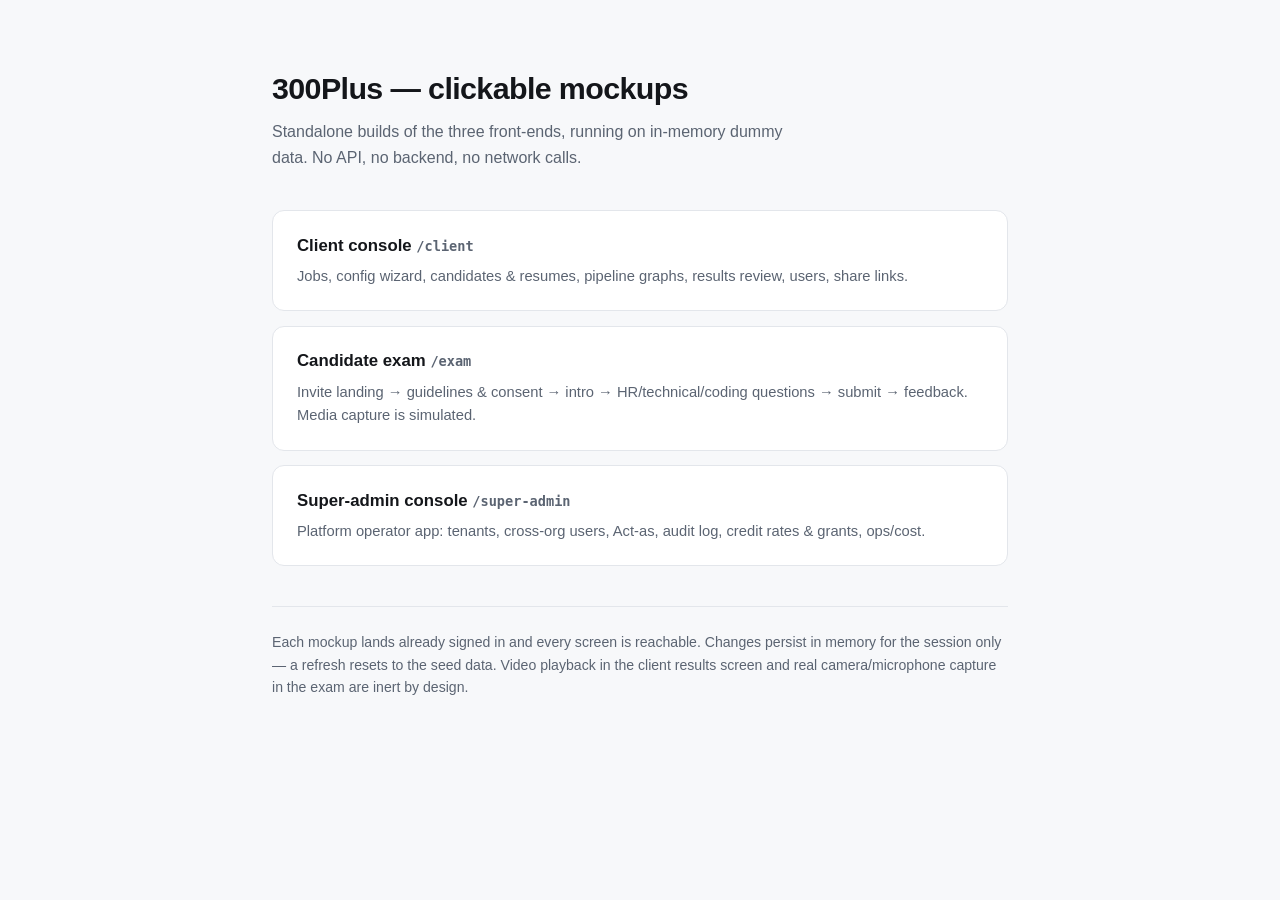
<file: index.html>
<!doctype html>
<html lang="en">
  <head>
    <meta charset="UTF-8" />
    <meta name="viewport" content="width=device-width, initial-scale=1.0" />
    <meta name="robots" content="noindex, nofollow" />
    <title>300Plus — Clickable Mockups</title>
    <style>
      :root {
        --bg: #f7f8fa;
        --card: #ffffff;
        --fg: #14161a;
        --muted: #5b6472;
        --line: #e3e6eb;
        --accent: #2f5bea;
      }
      @media (prefers-color-scheme: dark) {
        :root {
          --bg: #0e1014;
          --card: #171a20;
          --fg: #f0f2f5;
          --muted: #98a2b3;
          --line: #262b34;
          --accent: #7b9bff;
        }
      }
      * { box-sizing: border-box; }
      body {
        margin: 0;
        padding: 4rem 1.5rem 6rem;
        background: var(--bg);
        color: var(--fg);
        font: 16px/1.6 -apple-system, BlinkMacSystemFont, "Segoe UI", Roboto, sans-serif;
        -webkit-font-smoothing: antialiased;
      }
      main { max-width: 46rem; margin: 0 auto; }
      h1 { font-size: 1.9rem; letter-spacing: -0.02em; margin: 0 0 0.4rem; }
      .lede { color: var(--muted); margin: 0 0 2.5rem; max-width: 34rem; }
      a.card {
        display: block;
        padding: 1.35rem 1.5rem;
        margin-bottom: 0.9rem;
        background: var(--card);
        border: 1px solid var(--line);
        border-radius: 12px;
        text-decoration: none;
        color: inherit;
        transition: border-color 0.15s, transform 0.15s;
      }
      a.card:hover { border-color: var(--accent); transform: translateY(-1px); }
      .name { font-weight: 600; font-size: 1.05rem; }
      .path { color: var(--muted); font-family: ui-monospace, SFMono-Regular, Menlo, monospace; font-size: 0.85rem; }
      .desc { color: var(--muted); font-size: 0.92rem; margin-top: 0.35rem; }
      .note {
        margin-top: 2.5rem;
        padding-top: 1.5rem;
        border-top: 1px solid var(--line);
        color: var(--muted);
        font-size: 0.88rem;
      }
    </style>
  </head>
  <body>
    <main>
      <h1>300Plus — clickable mockups</h1>
      <p class="lede">
        Standalone builds of the three front-ends, running on in-memory dummy data.
        No API, no backend, no network calls.
      </p>

      <a class="card" href="./client/">
        <div class="name">Client console <span class="path">/client</span></div>
        <div class="desc">Jobs, config wizard, candidates &amp; resumes, pipeline graphs, results review, users, share links.</div>
      </a>

      <a class="card" href="./exam/">
        <div class="name">Candidate exam <span class="path">/exam</span></div>
        <div class="desc">Invite landing → guidelines &amp; consent → intro → HR/technical/coding questions → submit → feedback. Media capture is simulated.</div>
      </a>

      <a class="card" href="./super-admin/">
        <div class="name">Super-admin console <span class="path">/super-admin</span></div>
        <div class="desc">Platform operator app: tenants, cross-org users, Act-as, audit log, credit rates &amp; grants, ops/cost.</div>
      </a>

      <p class="note">
        Each mockup lands already signed in and every screen is reachable. Changes persist in
        memory for the session only — a refresh resets to the seed data. Video playback in the
        client results screen and real camera/microphone capture in the exam are inert by design.
      </p>
    </main>
  </body>
</html>
</file>
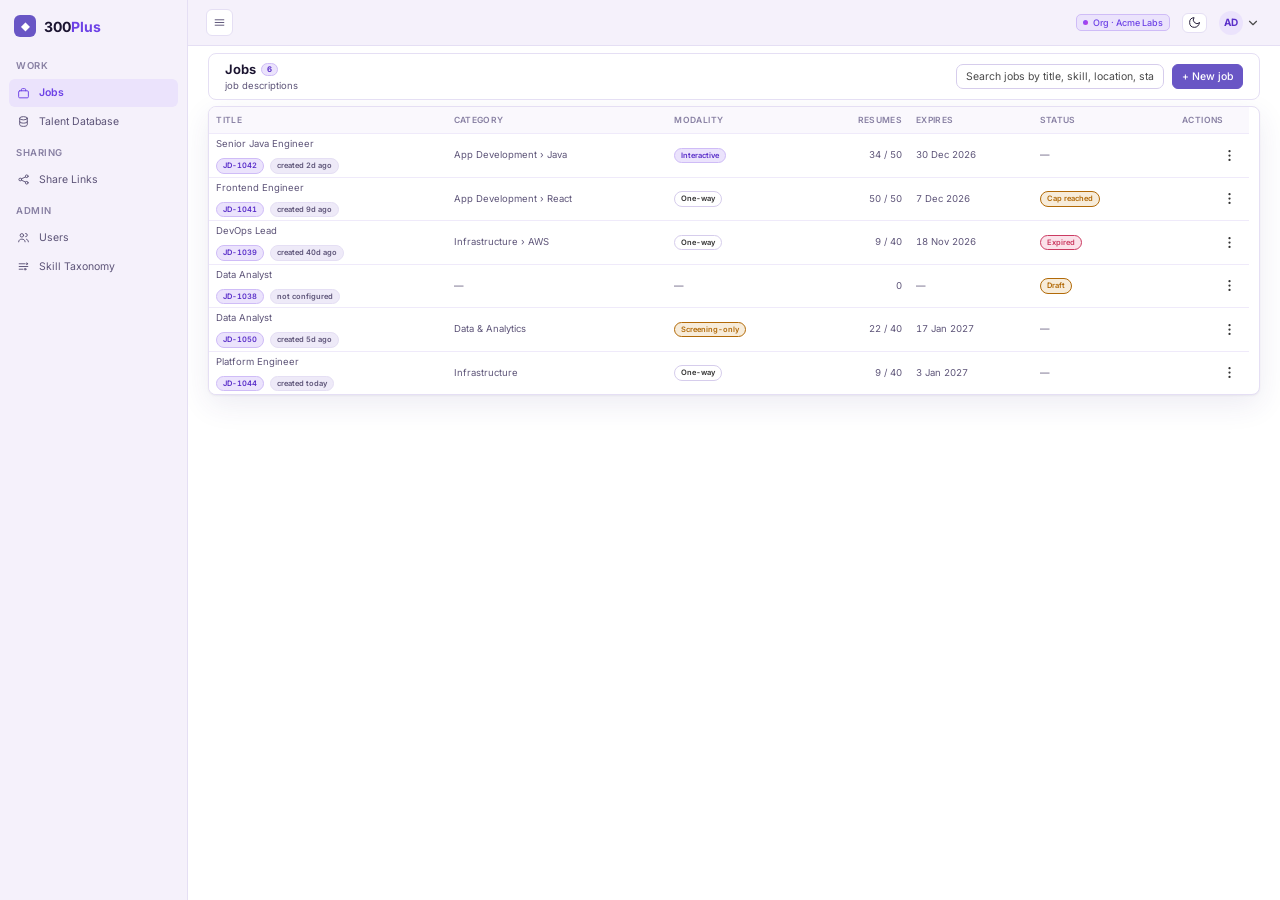
<file: client/index.html>
<!doctype html>
<html lang="en" data-mode="light">
  <head>
    <meta charset="UTF-8" />
    <meta name="viewport" content="width=device-width, initial-scale=1.0" />
    <meta name="robots" content="noindex, nofollow" />
    <title>300Plus — Console</title>
    <script type="module" crossorigin src="./assets/index-CawA0zQb.js"></script>
    <link rel="modulepreload" crossorigin href="./assets/rolldown-runtime-QTnfLwEv.js">
    <link rel="stylesheet" crossorigin href="./assets/index-BrZc7yfQ.css">
  </head>
  <body>
    <div id="root"></div>
  </body>
</html>
</file>
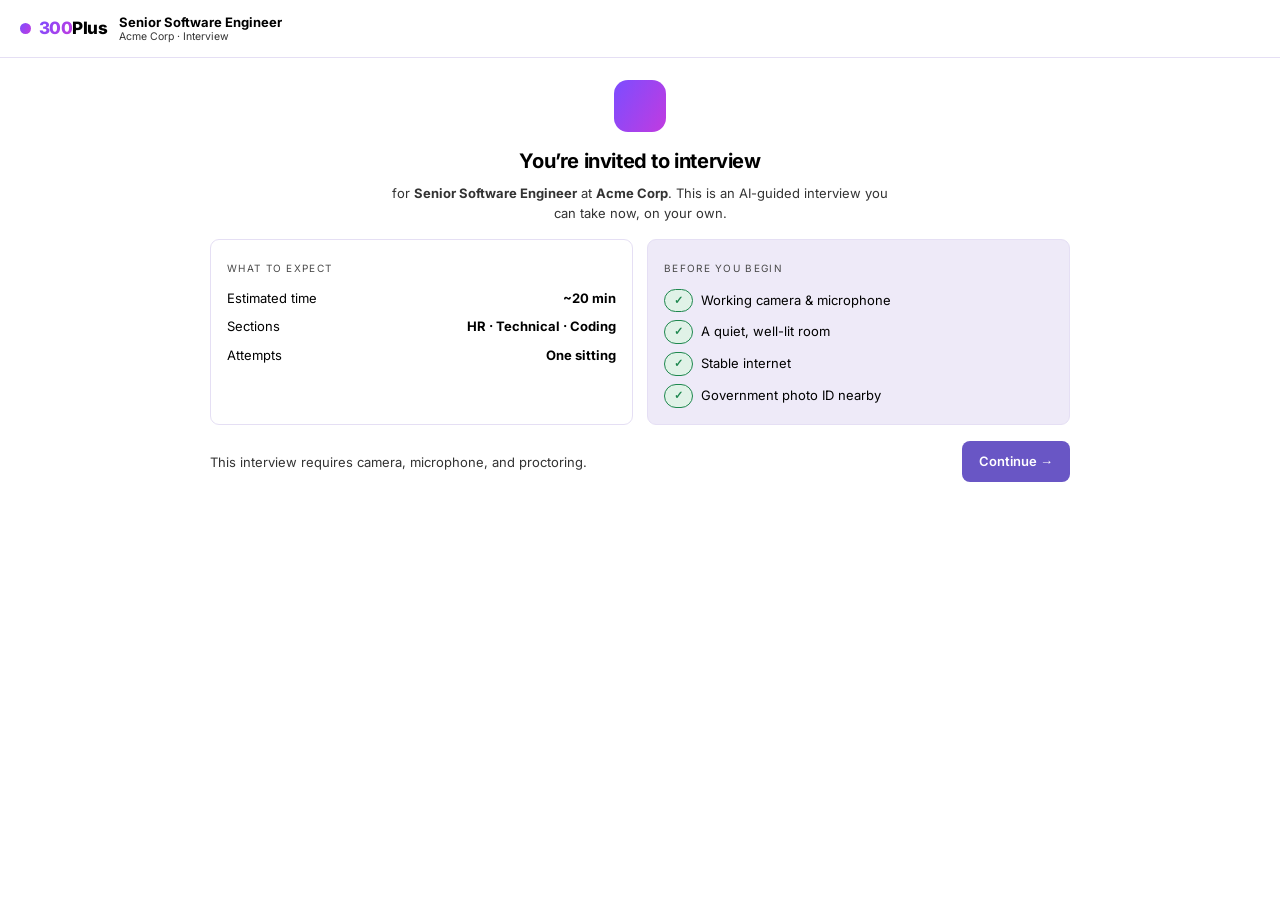
<file: exam/index.html>
<!doctype html>
<html lang="en" data-mode="light">
  <head>
    <meta charset="UTF-8" />
    <meta name="viewport" content="width=device-width, initial-scale=1.0" />
    <meta name="robots" content="noindex, nofollow" />
    <title>300Plus — Interview</title>
    <script type="module" crossorigin src="./assets/index-DGrLV6jV.js"></script>
    <link rel="stylesheet" crossorigin href="./assets/index-rWON7pCb.css">
  </head>
  <body>
    <div id="root"></div>
  </body>
</html>
</file>
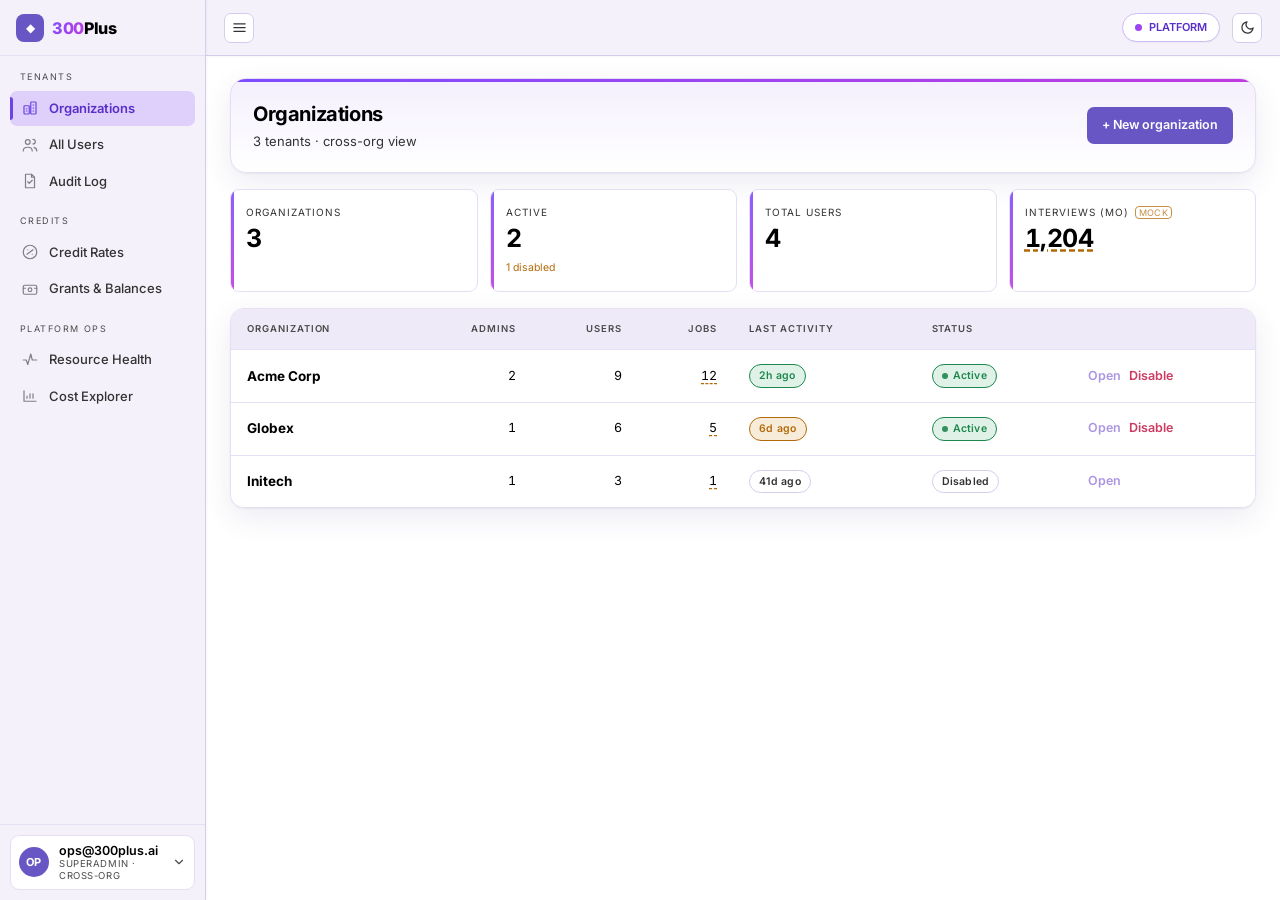
<file: super-admin/index.html>
<!doctype html>
<html lang="en" data-mode="light">
  <head>
    <meta charset="UTF-8" />
    <meta name="viewport" content="width=device-width, initial-scale=1.0" />
    <meta name="robots" content="noindex, nofollow" />
    <title>300Plus — Platform Console</title>
    <script type="module" crossorigin src="./assets/index-CSXnJq0S.js"></script>
    <link rel="stylesheet" crossorigin href="./assets/index-VQSqzbq5.css">
  </head>
  <body>
    <div id="root"></div>
  </body>
</html>
</file>
<file: exam/assets/index-rWON7pCb.css>
.monaco-editor{--monaco-monospace-font:"SF Mono", Monaco, Menlo, Consolas, "Ubuntu Mono", "Liberation Mono", "DejaVu Sans Mono", "Courier New", monospace;font-family:-apple-system,BlinkMacSystemFont,Segoe WPC,Segoe UI,HelveticaNeue-Light,system-ui,Ubuntu,Droid Sans,sans-serif}.monaco-menu .monaco-action-bar.vertical .action-item .action-menu-item:focus .action-label,.monaco-editor.vs-dark .monaco-menu .monaco-action-bar.vertical .action-menu-item:focus .action-label,.monaco-editor.hc-black .monaco-menu .monaco-action-bar.vertical .action-menu-item:focus .action-label,.monaco-editor.hc-light .monaco-menu .monaco-action-bar.vertical .action-menu-item:focus .action-label{stroke-width:1.2px}.monaco-hover p{margin:0}.monaco-aria-container{clip:rect(1px, 1px, 1px, 1px);clip-path:inset(50%);width:1px;height:1px;margin:-1px;padding:0;top:0;overflow:hidden;position:absolute!important}.monaco-editor .synthetic-focus,.monaco-diff-editor .synthetic-focus,.monaco-editor [tabindex="0"]:focus,.monaco-diff-editor [tabindex="0"]:focus,.monaco-editor [tabindex="-1"]:focus,.monaco-diff-editor [tabindex="-1"]:focus,.monaco-editor button:focus,.monaco-diff-editor button:focus,.monaco-editor input[type=button]:focus,.monaco-diff-editor input[type=button]:focus,.monaco-editor input[type=checkbox]:focus,.monaco-diff-editor input[type=checkbox]:focus,.monaco-editor input[type=search]:focus,.monaco-diff-editor input[type=search]:focus,.monaco-editor input[type=text]:focus,.monaco-diff-editor input[type=text]:focus,.monaco-editor select:focus,.monaco-diff-editor select:focus,.monaco-editor textarea:focus,.monaco-diff-editor textarea:focus{outline-offset:-1px;outline-width:1px;outline-style:solid;outline-color:var(--vscode-focusBorder);opacity:1}.monaco-aria-container{position:absolute;left:-999em}::-ms-clear{display:none}.monaco-editor .editor-widget input{color:inherit}.monaco-editor{-webkit-text-size-adjust:100%;text-spacing-trim:space-all;color:var(--vscode-editor-foreground);background-color:var(--vscode-editor-background);overflow-wrap:initial;position:relative;overflow:visible}.monaco-editor-background{background-color:var(--vscode-editor-background)}.monaco-editor .rangeHighlight{background-color:var(--vscode-editor-rangeHighlightBackground);box-sizing:border-box;border:1px solid var(--vscode-editor-rangeHighlightBorder)}.monaco-editor.hc-black .rangeHighlight,.monaco-editor.hc-light .rangeHighlight{border-style:dotted}.monaco-editor .symbolHighlight{background-color:var(--vscode-editor-symbolHighlightBackground);box-sizing:border-box;border:1px solid var(--vscode-editor-symbolHighlightBorder)}.monaco-editor.hc-black .symbolHighlight,.monaco-editor.hc-light .symbolHighlight{border-style:dotted}.monaco-editor .editorCanvas{z-index:0;pointer-events:none;width:100%;height:100%;position:absolute}.monaco-editor .overflow-guard{position:relative;overflow:hidden}.monaco-editor .view-overlays{position:absolute;top:0}.monaco-editor .view-overlays>div,.monaco-editor .margin-view-overlays>div{width:100%;position:absolute}.monaco-editor .squiggly-error{border-bottom:4px double var(--vscode-editorError-border)}.monaco-editor .squiggly-error:before{content:"";background:var(--vscode-editorError-background);width:100%;height:100%;display:block}.monaco-editor .squiggly-warning{border-bottom:4px double var(--vscode-editorWarning-border)}.monaco-editor .squiggly-warning:before{content:"";background:var(--vscode-editorWarning-background);width:100%;height:100%;display:block}.monaco-editor .squiggly-info{border-bottom:4px double var(--vscode-editorInfo-border)}.monaco-editor .squiggly-info:before{content:"";background:var(--vscode-editorInfo-background);width:100%;height:100%;display:block}.monaco-editor .squiggly-hint{border-bottom:2px dotted var(--vscode-editorHint-border)}.monaco-editor.showUnused .squiggly-unnecessary{border-bottom:2px dashed var(--vscode-editorUnnecessaryCode-border)}.monaco-editor.showDeprecated .squiggly-inline-deprecated{text-decoration:line-through;-webkit-text-decoration-color:var(--vscode-editor-foreground,inherit);text-decoration-color:var(--vscode-editor-foreground,inherit)}.monaco-scrollable-element>.scrollbar>.scra{cursor:pointer;font-size:11px!important}.monaco-scrollable-element>.visible{opacity:1;z-index:11;background:0 0;transition:opacity .1s linear}.monaco-scrollable-element>.invisible{opacity:0;pointer-events:none}.monaco-scrollable-element>.invisible.fade{transition:opacity .8s linear}.disable-animations .monaco-scrollable-element>.visible,.disable-animations .monaco-scrollable-element>.invisible.fade{transition:none}.monaco-scrollable-element>.shadow{display:none;position:absolute}.monaco-scrollable-element>.shadow.top{width:100%;height:3px;box-shadow:var(--vscode-scrollbar-shadow) 0 6px 6px -6px inset;display:block;top:0;left:3px}.monaco-scrollable-element>.shadow.left{width:3px;height:100%;box-shadow:var(--vscode-scrollbar-shadow) 6px 0 6px -6px inset;display:block;top:3px;left:0}.monaco-scrollable-element>.shadow.top-left-corner{width:3px;height:3px;display:block;top:0;left:0}.monaco-scrollable-element>.shadow.top.left{box-shadow:var(--vscode-scrollbar-shadow) 6px 0 6px -6px inset}.monaco-scrollable-element>.scrollbar{background:var(--vscode-scrollbar-background)}.monaco-scrollable-element>.scrollbar>.slider{background:var(--vscode-scrollbarSlider-background)}.monaco-scrollable-element>.scrollbar>.slider:hover{background:var(--vscode-scrollbarSlider-hoverBackground)}.monaco-scrollable-element>.scrollbar>.slider.active{background:var(--vscode-scrollbarSlider-activeBackground)}.monaco-editor .blockDecorations-container{pointer-events:none;position:absolute;top:0}.monaco-editor .blockDecorations-block{box-sizing:border-box;position:absolute}.monaco-editor .view-overlays .current-line,.monaco-editor .margin-view-overlays .current-line{box-sizing:border-box;height:100%;display:block;position:absolute;top:0;left:0}.monaco-editor .margin-view-overlays .current-line.current-line-margin.current-line-margin-both{border-right:0}.monaco-editor .lines-content .cdr{height:100%;position:absolute}.monaco-editor .glyph-margin{position:absolute;top:0}.monaco-editor .glyph-margin-widgets .cgmr{justify-content:center;align-items:center;display:flex;position:absolute}.monaco-editor .glyph-margin-widgets .cgmr.codicon-modifier-spin:before{position:absolute;top:50%;left:50%;transform:translate(-50%,-50%)}.monaco-editor .lines-content .core-guide{box-sizing:border-box;height:100%;position:absolute}.monaco-editor .margin-view-overlays .line-numbers{font-variant-numeric:tabular-nums;text-align:right;vertical-align:middle;box-sizing:border-box;cursor:default;display:inline-block;position:absolute;bottom:0}.monaco-editor .relative-current-line-number{text-align:left;width:100%;display:inline-block}.monaco-editor .margin-view-overlays .line-numbers.lh-odd{margin-top:1px}.monaco-editor .line-numbers{color:var(--vscode-editorLineNumber-foreground)}.monaco-editor .line-numbers.active-line-number{color:var(--vscode-editorLineNumber-activeForeground)}.monaco-mouse-cursor-text{cursor:text}.mtkcontrol{color:#fff!important;background:#960000!important}.mtkoverflow{background-color:var(--vscode-button-background,var(--vscode-editor-background));color:var(--vscode-button-foreground,var(--vscode-editor-foreground));border-style:solid;border-width:1px;border-color:var(--vscode-contrastBorder);cursor:pointer;border-radius:2px;padding:4px}.mtkoverflow:hover{background-color:var(--vscode-button-hoverBackground)}.monaco-editor.no-user-select .lines-content,.monaco-editor.no-user-select .view-line,.monaco-editor.no-user-select .view-lines{-webkit-user-select:none;user-select:none}.monaco-editor.mac .lines-content:hover,.monaco-editor.mac .view-line:hover,.monaco-editor.mac .view-lines:hover{-webkit-user-select:text;user-select:text}.monaco-editor.enable-user-select{user-select:initial;-webkit-user-select:initial}.monaco-editor .view-lines{white-space:nowrap}.monaco-editor .view-line{box-sizing:border-box;width:100%;position:absolute}.monaco-editor .lines-content>.view-lines>.view-line>span{position:absolute;top:0;bottom:0}.monaco-editor .mtkw{color:var(--vscode-editorWhitespace-foreground)!important}.monaco-editor .mtkz{display:inline-block;color:var(--vscode-editorWhitespace-foreground)!important}.monaco-editor .lines-decorations{background:#fff;position:absolute;top:0}.monaco-editor .margin-view-overlays .cldr{height:100%;position:absolute}.monaco-editor .margin{background-color:var(--vscode-editorGutter-background)}.monaco-editor .margin-view-overlays .cmdr{width:100%;height:100%;position:absolute;left:0}.monaco-editor .minimap.slider-mouseover .minimap-slider{opacity:0;transition:opacity .1s linear}.monaco-editor .minimap.slider-mouseover:hover .minimap-slider,.monaco-editor .minimap.slider-mouseover .minimap-slider.active{opacity:1}.monaco-editor .minimap-slider .minimap-slider-horizontal{background:var(--vscode-minimapSlider-background)}.monaco-editor .minimap-slider:hover .minimap-slider-horizontal{background:var(--vscode-minimapSlider-hoverBackground)}.monaco-editor .minimap-slider.active .minimap-slider-horizontal{background:var(--vscode-minimapSlider-activeBackground)}.monaco-editor .minimap-shadow-visible{box-shadow:var(--vscode-shadow-md)}.monaco-editor .minimap-shadow-hidden{width:0;position:absolute}.monaco-editor .minimap-shadow-visible{pointer-events:none;width:6px;position:absolute;left:-6px}.monaco-editor.no-minimap-shadow .minimap-shadow-visible{width:1px;position:absolute;left:-1px}.minimap.minimap-autohide-mouseover,.minimap.minimap-autohide-scroll{opacity:0;transition:opacity .5s}.minimap.minimap-autohide-scroll{pointer-events:none}.minimap.minimap-autohide-mouseover:hover,.minimap.minimap-autohide-scroll.active{opacity:1;pointer-events:auto}.monaco-editor .minimap{z-index:5}.monaco-editor .minimap canvas{opacity:.9}.monaco-editor .overlayWidgets{position:absolute;top:0;left:0}.monaco-editor .view-ruler{box-shadow:1px 0 0 0 var(--vscode-editorRuler-foreground) inset;pointer-events:none;position:absolute;top:0}.monaco-editor .scroll-decoration{height:6px;box-shadow:var(--vscode-scrollbar-shadow) 0 6px 6px -6px inset;position:absolute;top:0;left:0}.monaco-editor .lines-content .cslr{position:absolute}.monaco-editor .focused .selected-text{background-color:var(--vscode-editor-selectionBackground)}.monaco-editor .selected-text{background-color:var(--vscode-editor-inactiveSelectionBackground)}.monaco-editor .top-left-radius{border-top-left-radius:3px}.monaco-editor .bottom-left-radius{border-bottom-left-radius:3px}.monaco-editor .top-right-radius{border-top-right-radius:3px}.monaco-editor .bottom-right-radius{border-bottom-right-radius:3px}.monaco-editor.hc-black .top-left-radius{border-top-left-radius:0}.monaco-editor.hc-black .bottom-left-radius{border-bottom-left-radius:0}.monaco-editor.hc-black .top-right-radius{border-top-right-radius:0}.monaco-editor.hc-black .bottom-right-radius{border-bottom-right-radius:0}.monaco-editor.hc-light .top-left-radius{border-top-left-radius:0}.monaco-editor.hc-light .bottom-left-radius{border-bottom-left-radius:0}.monaco-editor.hc-light .top-right-radius{border-top-right-radius:0}.monaco-editor.hc-light .bottom-right-radius{border-bottom-right-radius:0}.monaco-editor .cursors-layer{position:absolute;top:0}.monaco-editor .cursors-layer>.cursor{box-sizing:border-box;position:absolute;overflow:hidden}.monaco-editor .cursors-layer.cursor-smooth-caret-animation>.cursor{transition:all 80ms}.monaco-editor .cursors-layer.cursor-block-outline-style>.cursor{border-style:solid;border-width:1px;background:0 0!important}.monaco-editor .cursors-layer.cursor-underline-style>.cursor{border-bottom-style:solid;border-bottom-width:2px;background:0 0!important}.monaco-editor .cursors-layer.cursor-underline-thin-style>.cursor{border-bottom-style:solid;border-bottom-width:1px;background:0 0!important}@keyframes monaco-cursor-smooth{0%,20%{opacity:1}60%,to{opacity:0}}@keyframes monaco-cursor-phase{0%,20%{opacity:1}90%,to{opacity:0}}@keyframes monaco-cursor-expand{0%,20%{transform:scaleY(1)}80%,to{transform:scaleY(0)}}.cursor-smooth{animation:.5s ease-in-out 20 alternate monaco-cursor-smooth}.cursor-phase{animation:.5s ease-in-out 20 alternate monaco-cursor-phase}.cursor-expand>.cursor{animation:.5s ease-in-out 20 alternate monaco-cursor-expand}.monaco-editor .mwh{position:absolute;color:var(--vscode-editorWhitespace-foreground)!important}.monaco-editor .monaco-decoration-css-rule-extractor{visibility:hidden;pointer-events:none}.monaco-editor .inputarea{resize:none;color:#0000;z-index:-10;background-color:#0000;border:none;min-width:0;min-height:0;margin:0;padding:0;position:absolute;overflow:hidden;outline:none!important}.monaco-editor .inputarea.ime-input{z-index:10;caret-color:var(--vscode-editorCursor-foreground);color:var(--vscode-editor-foreground)}.monaco-editor .native-edit-context{scrollbar-width:none;z-index:-10;white-space:pre-wrap;margin:0;padding:0;position:absolute;overflow-y:scroll}.monaco-editor .ime-text-area{resize:none;color:#0000;z-index:-10;background-color:#0000;border:none;min-width:0;min-height:0;margin:0;padding:0;position:absolute;overflow:hidden;outline:none!important}.monaco-editor .edit-context-composition-none{background-color:#0000;border-bottom:none}.monaco-editor :not(.hc-black,.hc-light) .edit-context-composition-secondary{border-bottom:1px solid var(--vscode-editor-compositionBorder)}.monaco-editor :not(.hc-black,.hc-light) .edit-context-composition-primary{border-bottom:2px solid var(--vscode-editor-compositionBorder)}.monaco-editor :is(.hc-black,.hc-light) .edit-context-composition-secondary{border:1px solid var(--vscode-editor-compositionBorder)}.monaco-editor :is(.hc-black,.hc-light) .edit-context-composition-primary{border:2px solid var(--vscode-editor-compositionBorder)}.monaco-editor .margin-view-overlays .gpu-mark{border-left:solid 2px var(--vscode-editorWarning-foreground);opacity:.2;width:100%;transition:background-color .1s linear;display:inline-block;position:absolute;top:0;bottom:0;left:0}.monaco-editor .margin-view-overlays .gpu-mark:hover{background-color:var(--vscode-editorWarning-foreground)}.monaco-hover.workbench-hover{z-index:40;background:var(--vscode-editorHoverWidget-background);border:1px solid var(--vscode-editorHoverWidget-border);max-width:700px;color:var(--vscode-editorHoverWidget-foreground);box-shadow:var(--vscode-shadow-lg);border-radius:5px;font-size:13px;line-height:19px;position:relative;overflow:hidden}.monaco-hover.workbench-hover.with-pointer{border-radius:3px}.monaco-hover.workbench-hover .monaco-action-bar .action-item .codicon{width:13px;height:13px}.monaco-hover.workbench-hover hr{border-bottom:none}.monaco-hover.workbench-hover.compact{font-size:12px}.monaco-hover.workbench-hover.compact .monaco-action-bar .action-item .codicon{width:12px;height:12px}.monaco-hover.workbench-hover.compact .hover-contents{padding:2px 8px}.workbench-hover-container.locked .monaco-hover.workbench-hover{outline:1px solid var(--vscode-editorHoverWidget-border)}.workbench-hover-container:focus-within.locked .monaco-hover.workbench-hover{outline-color:var(--vscode-focusBorder)}.workbench-hover-pointer{z-index:41;pointer-events:none;position:absolute}.workbench-hover-pointer:after{content:"";background-color:var(--vscode-editorHoverWidget-background);border-right:1px solid var(--vscode-editorHoverWidget-border);border-bottom:1px solid var(--vscode-editorHoverWidget-border);width:5px;height:5px;position:absolute}.workbench-hover-container:not(:focus-within).locked .workbench-hover-pointer:after{border-bottom-width:2px;border-right-width:2px;width:4px;height:4px}.workbench-hover-container:focus-within .workbench-hover-pointer:after{border-right:1px solid var(--vscode-focusBorder);border-bottom:1px solid var(--vscode-focusBorder)}.workbench-hover-pointer.left{left:-3px}.workbench-hover-pointer.right{right:3px}.workbench-hover-pointer.top{top:-3px}.workbench-hover-pointer.bottom{bottom:3px}.workbench-hover-pointer.left:after{transform:rotate(135deg)}.workbench-hover-pointer.right:after{transform:rotate(315deg)}.workbench-hover-pointer.top:after{transform:rotate(225deg)}.workbench-hover-pointer.bottom:after{transform:rotate(45deg)}.monaco-hover.workbench-hover a{color:var(--vscode-textLink-foreground)}.monaco-hover.workbench-hover a:focus{outline-offset:-1px;outline:1px solid;outline-color:var(--vscode-focusBorder);text-decoration:underline}.monaco-hover.workbench-hover a.codicon:focus,.monaco-hover.workbench-hover a.monaco-button:focus{text-decoration:none}.monaco-hover.workbench-hover a:hover,.monaco-hover.workbench-hover a:active{color:var(--vscode-textLink-activeForeground)}.monaco-hover.workbench-hover code{background:var(--vscode-textCodeBlock-background)}.monaco-hover.workbench-hover .hover-row .actions{background:var(--vscode-editorHoverWidget-statusBarBackground)}.monaco-hover.workbench-hover.right-aligned{left:1px}.monaco-hover.workbench-hover.right-aligned .hover-row.status-bar .actions{flex-direction:row-reverse}.monaco-hover.workbench-hover.right-aligned .hover-row.status-bar .actions .action-container{margin-left:16px;margin-right:0}.monaco-hover{cursor:default;-webkit-user-select:text;user-select:text;box-sizing:border-box;white-space:var(--vscode-hover-whiteSpace,normal);line-height:1.5em;position:absolute;overflow:hidden}.monaco-hover.fade-in{animation:.1s linear fadein}.monaco-hover.hidden{display:none}.monaco-hover a:hover:not(.disabled){cursor:pointer}.monaco-hover .hover-contents:not(.html-hover-contents){padding:4px 8px}.monaco-hover .markdown-hover>.hover-contents:not(.code-hover-contents){max-width:var(--vscode-hover-maxWidth,500px);word-wrap:break-word}.monaco-hover .markdown-hover>.hover-contents:not(.code-hover-contents) hr{min-width:100%}.monaco-hover p,.monaco-hover .code,.monaco-hover ul,.monaco-hover h1,.monaco-hover h2,.monaco-hover h3,.monaco-hover h4,.monaco-hover h5,.monaco-hover h6{margin:8px 0}.monaco-hover h1,.monaco-hover h2,.monaco-hover h3,.monaco-hover h4,.monaco-hover h5,.monaco-hover h6{line-height:1.1}.monaco-hover code{font-family:var(--monaco-monospace-font)}.monaco-hover hr{box-sizing:border-box;border-left:0;border-right:0;height:1px;margin:4px -8px -4px}.monaco-hover p:first-child,.monaco-hover .code:first-child,.monaco-hover ul:first-child{margin-top:0}.monaco-hover p:last-child,.monaco-hover .code:last-child,.monaco-hover ul:last-child{margin-bottom:0}.monaco-hover ul,.monaco-hover ol{padding-left:20px}.monaco-hover li>p{margin-bottom:0}.monaco-hover li>ul{margin-top:0}.monaco-hover code{border-radius:3px;padding:0 .4em}.monaco-hover .monaco-tokenized-source{white-space:var(--vscode-hover-sourceWhiteSpace,pre-wrap)}.monaco-hover .hover-row.status-bar{font-size:12px;line-height:22px}.monaco-hover .hover-row.status-bar .info{padding:0 8px;font-style:italic}.monaco-hover .hover-row.status-bar .actions{box-sizing:border-box;width:100%;padding:0 8px;display:flex}.monaco-hover .hover-row.status-bar .actions .action-container{cursor:pointer;text-wrap:nowrap;text-overflow:ellipsis;margin-right:16px;overflow:hidden}.monaco-hover .hover-row.status-bar .actions .action-container .action .icon{vertical-align:middle;font-size:inherit;padding-right:4px}.monaco-hover .hover-row.status-bar .actions .action-container a{color:var(--vscode-textLink-foreground);-webkit-text-decoration:var(--text-link-decoration);text-decoration:var(--text-link-decoration)}.monaco-hover .hover-row.status-bar .actions .action-container a .icon.codicon{color:var(--vscode-textLink-foreground)}.monaco-hover .markdown-hover .hover-contents .codicon{color:inherit;font-size:inherit;vertical-align:middle}.monaco-hover .hover-contents a.code-link:hover,.monaco-hover .hover-contents a.code-link{color:inherit}.monaco-hover .hover-contents a.code-link:before{content:"("}.monaco-hover .hover-contents a.code-link:after{content:")"}.monaco-hover .hover-contents a.code-link>span{text-underline-position:under;color:var(--vscode-textLink-foreground);border-bottom:1px solid #0000;text-decoration:underline}.monaco-hover .hover-contents a.code-link>span:hover{color:var(--vscode-textLink-activeForeground)}.monaco-hover .markdown-hover .hover-contents:not(.code-hover-contents):not(.html-hover-contents) span.codicon{margin-bottom:2px}.monaco-hover-content .action-container a{-webkit-user-select:none;user-select:none}.monaco-hover-content .action-container.disabled{pointer-events:none;opacity:.4;cursor:default}.monaco-hover .action-container,.monaco-hover .action,.monaco-hover button,.monaco-hover .monaco-button,.monaco-hover .monaco-text-button,.monaco-hover [role=button]{-webkit-user-select:none;user-select:none}.context-view{position:absolute}.context-view.fixed{all:initial;color:inherit;font-family:inherit;font-size:13px;position:fixed}.monaco-select-box{cursor:pointer;border-radius:var(--vscode-cornerRadius-small);width:100%}.monaco-select-box-dropdown-container{text-transform:none;font-size:13px;font-weight:400}.monaco-action-bar .action-item.select-container{cursor:default}.monaco-action-bar .action-item .monaco-select-box{cursor:pointer;min-width:100px;min-height:18px;padding:2px 23px 2px 8px}.mac .monaco-action-bar .action-item .monaco-select-box{border-radius:var(--vscode-cornerRadius-small);min-height:24px;font-size:11px}.monaco-list{white-space:nowrap;width:100%;height:100%;position:relative;overflow:hidden}.monaco-list.mouse-support{-webkit-user-select:none;user-select:none}.monaco-list>.monaco-scrollable-element{height:100%}.monaco-list-rows{width:100%;height:100%;position:relative}.monaco-list.horizontal-scrolling .monaco-list-rows{width:auto;min-width:100%}.monaco-list-row{box-sizing:border-box;width:100%;position:absolute;overflow:hidden}.monaco-list.mouse-support .monaco-list-row{cursor:pointer;touch-action:none}.monaco-list .monaco-scrollable-element>.scrollbar.vertical,.monaco-pane-view>.monaco-split-view2.vertical>.monaco-scrollable-element>.scrollbar.vertical{z-index:14}.monaco-list-row.scrolling{display:none!important}.monaco-list.element-focused,.monaco-list.selection-single,.monaco-list.selection-multiple{outline:0!important}.monaco-list-type-filter-message{box-sizing:border-box;text-align:center;white-space:normal;opacity:.7;pointer-events:none;width:100%;height:100%;padding:40px 1em 1em;position:absolute;top:0;left:0}.monaco-list-type-filter-message:empty{display:none}.monaco-drag-image{z-index:1000;background-color:var(--vscode-list-activeSelectionBackground);color:var(--vscode-list-activeSelectionForeground);outline:1px solid var(--vscode-list-focusOutline);outline-offset:-1px;text-overflow:ellipsis;white-space:nowrap;border-radius:10px;max-width:120px;padding:1px 7px;font-size:12px;display:inline-block;position:absolute;overflow:hidden}.monaco-select-box-dropdown-container{box-sizing:border-box;border-radius:var(--vscode-cornerRadius-large);box-shadow:var(--vscode-shadow-lg);display:none}.monaco-select-box-dropdown-container>.select-box-details-pane>.select-box-description-markdown *{margin:0}.monaco-select-box-dropdown-container>.select-box-details-pane>.select-box-description-markdown a:focus{outline:1px solid -webkit-focus-ring-color;outline-offset:-1px}.monaco-select-box-dropdown-container>.select-box-details-pane>.select-box-description-markdown code{line-height:15px;font-family:var(--monaco-monospace-font)}.monaco-select-box-dropdown-container.visible{text-align:left;flex-direction:column;width:1px;display:flex;overflow:hidden}.monaco-select-box-dropdown-container>.select-box-dropdown-list-container{box-sizing:border-box;flex:none;align-self:flex-start;width:100%;overflow:hidden}.monaco-select-box-dropdown-container>.select-box-details-pane{padding:5px 6px}.monaco-select-box-dropdown-container>.select-box-dropdown-list-container .monaco-list:focus:before{outline:0!important}.monaco-select-box-dropdown-container>.select-box-dropdown-list-container .monaco-list .monaco-list-row{cursor:pointer;padding-left:2px}.monaco-select-box-dropdown-container>.select-box-dropdown-list-container .monaco-list .monaco-list-row>.option-text{text-overflow:ellipsis;white-space:nowrap;float:left;padding-left:6px;overflow:hidden}.monaco-select-box-dropdown-container>.select-box-dropdown-list-container .monaco-list .monaco-list-row>.option-detail{text-overflow:ellipsis;white-space:nowrap;float:left;opacity:.7;padding-left:6px;overflow:hidden}.monaco-select-box-dropdown-container>.select-box-dropdown-list-container .monaco-list .monaco-list-row>.option-decorator-right{text-overflow:ellipsis;white-space:nowrap;float:right;padding-right:10px;overflow:hidden}.monaco-select-box-dropdown-container>.select-box-dropdown-list-container .monaco-list .monaco-list-row.option-separator{cursor:default;border-radius:0;padding:0}.monaco-select-box-dropdown-container>.select-box-dropdown-list-container .monaco-list .monaco-list-row.option-separator>.option-text{visibility:hidden;float:none;width:0}.monaco-select-box-dropdown-container>.select-box-dropdown-list-container .monaco-list .monaco-list-row.option-separator>.option-detail{display:none}.monaco-select-box-dropdown-container>.select-box-dropdown-list-container .monaco-list .monaco-list-row.option-separator>.option-decorator-right{color:var(--vscode-descriptionForeground);font-size:12px}.monaco-select-box-dropdown-container>.select-box-dropdown-list-container .monaco-list .monaco-list-row.option-separator:after{content:"";background-color:var(--vscode-menu-separatorBackground);height:1px;position:absolute;top:50%;left:0;right:0}.monaco-select-box-dropdown-container>.select-box-dropdown-list-container .monaco-list .monaco-list-row>.visually-hidden{width:1px;height:1px;position:absolute;top:auto;left:-10000px;overflow:hidden}.monaco-select-box-dropdown-container>.select-box-dropdown-container-width-control{opacity:0;flex:auto;align-self:flex-start}.monaco-select-box-dropdown-container>.select-box-dropdown-container-width-control>.width-control-div{max-height:0;overflow:hidden}.monaco-select-box-dropdown-container>.select-box-dropdown-container-width-control>.width-control-div>.option-text-width-control{white-space:nowrap;padding-left:8px;padding-right:8px}.monaco-action-bar{white-space:nowrap;height:100%}.monaco-action-bar .actions-container{align-items:center;width:100%;height:100%;margin:0 auto;padding:0;display:flex}.monaco-action-bar.vertical .actions-container{display:inline-block}.monaco-action-bar .action-item{cursor:pointer;justify-content:center;align-items:center;display:block;position:relative}.monaco-action-bar .action-item.disabled{cursor:default}.monaco-action-bar .action-item .icon,.monaco-action-bar .action-item .codicon{display:block}.monaco-action-bar .action-item .codicon{align-items:center;width:16px;height:16px;display:flex}.monaco-action-bar .action-label,.monaco-action-bar .action-item .keybinding{border-radius:var(--vscode-cornerRadius-medium);padding:3px;font-size:11px;display:flex}.monaco-action-bar .action-item.disabled .action-label:not(.icon),.monaco-action-bar .action-item.disabled .action-label:not(.icon):before,.monaco-action-bar .action-item.disabled .action-label:not(.icon):hover{color:var(--vscode-disabledForeground)}.monaco-action-bar .action-item.disabled .action-label.icon,.monaco-action-bar .action-item.disabled .action-label.icon:before,.monaco-action-bar .action-item.disabled .action-label.icon:hover{opacity:.6}.monaco-action-bar.vertical{text-align:left}.monaco-action-bar.vertical .action-item{display:block}.monaco-action-bar.vertical .action-item .action-label.separator{border-bottom:1px solid var(--vscode-menu-separatorBackground,var(--vscode-disabledForeground));background-color:#0000;width:100%;height:0;margin:4px .8em;padding-top:1px;display:block}.monaco-action-bar .action-item .action-label.separator{cursor:default;background-color:var(--vscode-disabledForeground);width:1px;min-width:1px;height:16px;padding:0;margin:5px 4px!important}.secondary-actions .monaco-action-bar .action-label{margin-left:6px}.monaco-action-bar .action-item.select-container{flex:1;justify-content:center;align-items:center;min-width:60px;max-width:170px;margin-right:10px;display:flex;overflow:hidden}.monaco-action-bar .action-item.action-dropdown-item{display:flex}.monaco-action-bar .action-item.action-dropdown-item>.action-dropdown-item-separator{cursor:default;align-items:center;display:flex}.monaco-action-bar .action-item.action-dropdown-item>.action-dropdown-item-separator>div{width:1px}.monaco-dropdown{height:100%;padding:0}.monaco-dropdown>.dropdown-label{cursor:pointer;justify-content:center;align-items:center;height:100%;display:flex}.monaco-dropdown>.dropdown-label>.action-label.disabled{cursor:default}.monaco-dropdown .dropdown-menu{border-radius:var(--vscode-cornerRadius-large);box-shadow:var(--vscode-shadow-lg)}.monaco-dropdown-with-primary{border-radius:5px;flex-direction:row;display:flex!important}.monaco-dropdown-with-primary>.action-container>.action-label{margin-right:0}.monaco-dropdown-with-primary>.dropdown-action-container>.monaco-dropdown>.dropdown-label .codicon[class*=codicon-]{margin-left:-3px;padding-left:0;padding-right:0;font-size:12px;line-height:16px}.monaco-dropdown-with-primary>.dropdown-action-container>.monaco-dropdown>.dropdown-label>.action-label{background-position:50%;background-repeat:no-repeat;background-size:16px;display:block}.monaco-action-bar .action-item.menu-entry .action-label.icon{background-position:50%;background-repeat:no-repeat;background-size:16px;width:16px;height:16px}.monaco-action-bar .action-item.menu-entry.text-only .action-label{color:var(--vscode-descriptionForeground);border-radius:2px;overflow:hidden}.monaco-action-bar .action-item.menu-entry.text-only.use-comma:not(:last-of-type) .action-label:after{content:", "}.monaco-action-bar .action-item.menu-entry.text-only+.action-item:not(.text-only)>.monaco-dropdown .action-label{color:var(--vscode-descriptionForeground)}.monaco-dropdown-with-default{border-radius:5px;flex-direction:row;display:flex!important}.monaco-dropdown-with-default>.action-container>.action-label{margin-right:0}.monaco-dropdown-with-default>.action-container.menu-entry>.action-label.icon{background-position:50%;background-repeat:no-repeat;background-size:16px;width:16px;height:16px}.monaco-dropdown-with-default>.action-container.disabled{cursor:default}.monaco-dropdown-with-default>.action-container.disabled>.action-label{opacity:.4;pointer-events:none}.monaco-dropdown-with-default:hover{background-color:var(--vscode-toolbar-hoverBackground)}.monaco-dropdown-with-default>.dropdown-action-container>.monaco-dropdown>.dropdown-label .codicon[class*=codicon-]{margin-left:-3px;padding-left:0;padding-right:0;font-size:12px;line-height:16px}.monaco-dropdown-with-default>.dropdown-action-container>.monaco-dropdown>.dropdown-label>.action-label{background-position:50%;background-repeat:no-repeat;background-size:16px;display:block}:root{--vscode-sash-size:4px;--vscode-sash-hover-size:4px}.monaco-sash{z-index:35;touch-action:none;position:absolute}.monaco-sash.disabled{pointer-events:none}.monaco-sash.mac.vertical{cursor:col-resize}.monaco-sash.vertical.minimum{cursor:e-resize}.monaco-sash.vertical.maximum{cursor:w-resize}.monaco-sash.mac.horizontal{cursor:row-resize}.monaco-sash.horizontal.minimum{cursor:s-resize}.monaco-sash.horizontal.maximum{cursor:n-resize}.monaco-sash.disabled{cursor:default!important;pointer-events:none!important}.monaco-sash.vertical{cursor:ew-resize;width:var(--vscode-sash-size);height:100%;top:0}.monaco-sash.horizontal{cursor:ns-resize;width:100%;height:var(--vscode-sash-size);left:0}.monaco-sash:not(.disabled)>.orthogonal-drag-handle{content:" ";height:calc(var(--vscode-sash-size) * 2);width:calc(var(--vscode-sash-size) * 2);z-index:100;cursor:all-scroll;display:block;position:absolute}.monaco-sash.horizontal.orthogonal-edge-north:not(.disabled)>.orthogonal-drag-handle.start,.monaco-sash.horizontal.orthogonal-edge-south:not(.disabled)>.orthogonal-drag-handle.end{cursor:nwse-resize}.monaco-sash.horizontal.orthogonal-edge-north:not(.disabled)>.orthogonal-drag-handle.end,.monaco-sash.horizontal.orthogonal-edge-south:not(.disabled)>.orthogonal-drag-handle.start{cursor:nesw-resize}.monaco-sash.vertical>.orthogonal-drag-handle.start{left:calc(var(--vscode-sash-size) * -.5);top:calc(var(--vscode-sash-size) * -1)}.monaco-sash.vertical>.orthogonal-drag-handle.end{left:calc(var(--vscode-sash-size) * -.5);bottom:calc(var(--vscode-sash-size) * -1)}.monaco-sash.horizontal>.orthogonal-drag-handle.start{top:calc(var(--vscode-sash-size) * -.5);left:calc(var(--vscode-sash-size) * -1)}.monaco-sash.horizontal>.orthogonal-drag-handle.end{top:calc(var(--vscode-sash-size) * -.5);right:calc(var(--vscode-sash-size) * -1)}.monaco-sash:before{content:"";pointer-events:none;background:0 0;width:100%;height:100%;position:absolute}.monaco-enable-motion .monaco-sash:before{transition:background-color .1s ease-out}.monaco-sash.hover:before,.monaco-sash.active:before{background:var(--vscode-sash-hoverBorder)}.monaco-sash.vertical:before{width:var(--vscode-sash-hover-size);left:calc(50% - (var(--vscode-sash-hover-size) / 2))}.monaco-sash.horizontal:before{height:var(--vscode-sash-hover-size);top:calc(50% - (var(--vscode-sash-hover-size) / 2))}.pointer-events-disabled{pointer-events:none!important}.monaco-sash.debug{background:#0ff}.monaco-sash.debug.disabled{background:#0ff3}.monaco-sash.debug:not(.disabled)>.orthogonal-drag-handle{background:red}.monaco-split-view2{width:100%;height:100%;position:relative}.monaco-split-view2>.sash-container{pointer-events:none;width:100%;height:100%;position:absolute}.monaco-split-view2>.sash-container>.monaco-sash{pointer-events:initial}.monaco-split-view2>.monaco-scrollable-element{width:100%;height:100%}.monaco-split-view2>.monaco-scrollable-element>.split-view-container{white-space:nowrap;width:100%;height:100%;position:relative}.monaco-split-view2>.monaco-scrollable-element>.split-view-container>.split-view-view{white-space:initial;position:absolute}.monaco-split-view2>.monaco-scrollable-element>.split-view-container>.split-view-view:not(.visible){display:none}.monaco-split-view2.vertical>.monaco-scrollable-element>.split-view-container>.split-view-view{width:100%}.monaco-split-view2.horizontal>.monaco-scrollable-element>.split-view-container>.split-view-view{height:100%}.monaco-split-view2.separator-border>.monaco-scrollable-element>.split-view-container>.split-view-view:not(:first-child):before{content:" ";z-index:5;pointer-events:none;background-color:var(--separator-border);position:absolute;top:0;left:0}.monaco-split-view2.separator-border.horizontal>.monaco-scrollable-element>.split-view-container>.split-view-view:not(:first-child):before{width:1px;height:100%}.monaco-split-view2.separator-border.vertical>.monaco-scrollable-element>.split-view-container>.split-view-view:not(:first-child):before{width:100%;height:1px}.monaco-table{white-space:nowrap;flex-direction:column;width:100%;height:100%;display:flex;position:relative;overflow:hidden}.monaco-table>.monaco-split-view2{border-bottom:1px solid #0000}.monaco-table>.monaco-list{flex:1}.monaco-table-tr{height:100%;display:flex}.monaco-table-th{text-overflow:ellipsis;width:100%;height:100%;font-weight:700;overflow:hidden}.monaco-table-th,.monaco-table-td{box-sizing:border-box;white-space:nowrap;text-overflow:ellipsis;flex-shrink:0;overflow:hidden}.monaco-table>.monaco-split-view2 .monaco-sash.vertical:before{content:"";left:calc(var(--vscode-sash-size) / 2);border-left:1px solid #0000;width:0;position:absolute}.monaco-enable-motion .monaco-table>.monaco-split-view2,.monaco-enable-motion .monaco-table>.monaco-split-view2 .monaco-sash.vertical:before{transition:border-color .2s ease-out}.monaco-custom-toggle{float:left;cursor:pointer;box-sizing:border-box;-webkit-user-select:none;user-select:none;border:1px solid #0000;border-radius:3px;width:20px;height:20px;margin-left:2px;padding:1px;overflow:hidden}.monaco-custom-toggle:hover{background-color:var(--vscode-inputOption-hoverBackground)}.monaco-custom-toggle.disabled{opacity:.4;cursor:default;pointer-events:none}.hc-black .monaco-custom-toggle:hover,.hc-light .monaco-custom-toggle:hover{border:1px dashed var(--vscode-focusBorder)}.hc-black .monaco-custom-toggle,.hc-light .monaco-custom-toggle,.hc-black .monaco-custom-toggle:hover,.hc-light .monaco-custom-toggle:hover{background:0 0}.monaco-custom-toggle.monaco-checkbox{opacity:1;border:1px solid #0000;border-radius:3px;width:18px;height:18px;margin-left:0;margin-right:9px;padding:0;background-size:16px!important}.monaco-action-bar .checkbox-action-item{border-radius:2px;align-items:center;padding-right:2px;display:flex}.monaco-action-bar .checkbox-action-item:hover{background-color:var(--vscode-toolbar-hoverBackground)}.monaco-action-bar .checkbox-action-item>.monaco-custom-toggle.monaco-checkbox{margin-right:4px}.monaco-action-bar .checkbox-action-item>.checkbox-label{font-size:12px}.monaco-inputbox{box-sizing:border-box;font-size:inherit;border-radius:4px;padding:0;display:block;position:relative}.monaco-inputbox>.ibwrapper>.input,.monaco-inputbox>.ibwrapper>.mirror{padding:4px 6px}.monaco-inputbox>.ibwrapper{width:100%;position:relative}.monaco-inputbox>.ibwrapper>.input{box-sizing:border-box;width:100%;height:100%;line-height:inherit;font-family:inherit;font-size:inherit;resize:none;color:inherit;border:none;display:inline-block}.monaco-inputbox>.ibwrapper>input{text-overflow:ellipsis}.monaco-inputbox>.ibwrapper>textarea.input{scrollbar-width:none;outline:none;display:block}.monaco-inputbox>.ibwrapper>textarea.input::-webkit-scrollbar{display:none}.monaco-inputbox>.ibwrapper>textarea.input.empty{white-space:nowrap}.monaco-inputbox>.ibwrapper>.mirror{box-sizing:border-box;white-space:pre-wrap;visibility:hidden;word-wrap:break-word;width:100%;display:inline-block;position:absolute;top:0;left:0}.monaco-inputbox-container{text-align:right}.monaco-inputbox-container .monaco-inputbox-message{text-align:left;box-sizing:border-box;word-wrap:break-word;width:100%;margin-top:-1px;padding:.4em;font-size:12px;line-height:17px;display:inline-block;overflow:hidden}.monaco-inputbox .monaco-action-bar{position:absolute;top:4px;right:2px}.monaco-inputbox .monaco-action-bar .action-item{margin-left:2px}.monaco-inputbox .monaco-action-bar .action-item .codicon{width:16px;height:16px;color:var(--vscode-icon-foreground);background-repeat:no-repeat}.monaco-findInput{position:relative}.monaco-findInput .monaco-inputbox{width:100%;font-size:13px}.monaco-findInput>.controls{position:absolute;top:3px;right:2px}.vs .monaco-findInput.disabled{background-color:#e1e1e1}.vs-dark .monaco-findInput.disabled{background-color:#333}.monaco-findInput.highlight-0 .controls,.hc-light .monaco-findInput.highlight-0 .controls{animation:.1s linear monaco-findInput-highlight-0}.monaco-findInput.highlight-1 .controls,.hc-light .monaco-findInput.highlight-1 .controls{animation:.1s linear monaco-findInput-highlight-1}.hc-black .monaco-findInput.highlight-0 .controls,.vs-dark .monaco-findInput.highlight-0 .controls{animation:.1s linear monaco-findInput-highlight-dark-0}.hc-black .monaco-findInput.highlight-1 .controls,.vs-dark .monaco-findInput.highlight-1 .controls{animation:.1s linear monaco-findInput-highlight-dark-1}@keyframes monaco-findInput-highlight-0{0%{background:#fdff00cc}to{background:0 0}}@keyframes monaco-findInput-highlight-1{0%{background:#fdff00cc}99%{background:0 0}}@keyframes monaco-findInput-highlight-dark-0{0%{background:#ffffff70}to{background:0 0}}@keyframes monaco-findInput-highlight-dark-1{0%{background:#ffffff70}99%{background:0 0}}.monaco-tl-row{align-items:center;height:100%;display:flex;position:relative}.monaco-tl-row.disabled{cursor:default}.monaco-tl-indent{pointer-events:none;height:100%;position:absolute;top:0;left:16px}.hide-arrows .monaco-tl-indent{left:12px}.monaco-tl-indent>.indent-guide{box-sizing:border-box;opacity:0;border-left:1px solid #0000;height:100%;display:inline-block}.monaco-enable-motion .monaco-tl-indent>.indent-guide{transition:opacity .1s linear}.monaco-tl-twistie,.monaco-tl-contents{height:100%}.monaco-tl-twistie{text-align:right;flex-shrink:0;justify-content:center;align-items:center;width:16px;padding-right:6px;font-size:10px;transform:translate(3px);display:flex!important}.monaco-tl-contents{flex:1;overflow:hidden}.monaco-tl-twistie:before{border-radius:20px}.monaco-tl-twistie.collapsed:before{transform:rotate(-90deg)}.monaco-tl-twistie.codicon-tree-item-loading:before{transform-origin:50%;animation:1.25s steps(30,end) infinite codicon-spin}.monaco-tree-type-filter{z-index:100;border:1px solid var(--vscode-widget-border);border-bottom-right-radius:4px;border-bottom-left-radius:4px;max-width:200px;margin:0 10px 0 6px;padding:3px;display:flex;position:absolute;top:0;right:0}.monaco-enable-motion .monaco-tree-type-filter{transition:top .3s}.monaco-tree-type-filter.disabled{top:-40px!important}.monaco-tree-type-filter-input{flex:1}.monaco-tree-type-filter-input .monaco-inputbox{height:23px}.monaco-tree-type-filter-input .monaco-inputbox>.ibwrapper>.input,.monaco-tree-type-filter-input .monaco-inputbox>.ibwrapper>.mirror{padding:2px 4px}.monaco-tree-type-filter-input .monaco-findInput>.controls{top:2px}.monaco-tree-type-filter-actionbar{margin-left:4px}.monaco-tree-type-filter-actionbar .monaco-action-bar .action-label{padding:2px}.monaco-list .monaco-scrollable-element .monaco-tree-sticky-container{z-index:13;background-color:var(--vscode-sideBar-background);width:100%;height:0;position:absolute;top:0;left:0}.monaco-list .monaco-scrollable-element .monaco-tree-sticky-container .monaco-tree-sticky-row.monaco-list-row{background-color:var(--vscode-sideBar-background);width:100%;position:absolute;overflow:hidden;opacity:1!important}.monaco-list .monaco-scrollable-element .monaco-tree-sticky-container .monaco-tree-sticky-row:hover{cursor:pointer;background-color:var(--vscode-list-hoverBackground)!important}.monaco-list .monaco-scrollable-element .monaco-tree-sticky-container.empty,.monaco-list .monaco-scrollable-element .monaco-tree-sticky-container.empty .monaco-tree-sticky-container-shadow{display:none}.monaco-list .monaco-scrollable-element .monaco-tree-sticky-container .monaco-tree-sticky-container-shadow{width:100%;height:0;position:absolute;bottom:-3px;left:0}.monaco-list .monaco-scrollable-element .monaco-tree-sticky-container[tabindex="0"]:focus{outline:none}.quick-input-widget{font-size:13px}.quick-input-widget .monaco-highlighted-label .highlight,.quick-input-widget .monaco-highlighted-label .highlight{color:#0066bf}.vs .quick-input-widget .monaco-list-row.focused .monaco-highlighted-label .highlight,.vs .quick-input-widget .monaco-list-row.focused .monaco-highlighted-label .highlight{color:#9dddff}.vs-dark .quick-input-widget .monaco-highlighted-label .highlight,.vs-dark .quick-input-widget .monaco-highlighted-label .highlight{color:#0097fb}.hc-black .quick-input-widget .monaco-highlighted-label .highlight,.hc-black .quick-input-widget .monaco-highlighted-label .highlight{color:#f38518}.hc-light .quick-input-widget .monaco-highlighted-label .highlight,.hc-light .quick-input-widget .monaco-highlighted-label .highlight{color:#0f4a85}.monaco-keybinding>.monaco-keybinding-key{color:#555;background-color:#ddd6;border:1px solid #ccc6;border-bottom-color:#bbb6;box-shadow:inset 0 -1px #bbb6}.hc-black .monaco-keybinding>.monaco-keybinding-key{box-shadow:none;color:#fff;background-color:#0000;border:1px solid #6fc3df}.hc-light .monaco-keybinding>.monaco-keybinding-key{box-shadow:none;color:#292929;background-color:#0000;border:1px solid #0f4a85}.vs-dark .monaco-keybinding>.monaco-keybinding-key{color:#ccc;background-color:#8080802b;border:1px solid #3339;border-bottom-color:#4449;box-shadow:inset 0 -1px #4449}.quick-input-widget{z-index:2550;-webkit-app-region:no-drag;border-radius:var(--vscode-cornerRadius-xLarge);width:600px;box-shadow:var(--vscode-shadow-xl);position:absolute;left:50%}.quick-input-titlebar{cursor:grab;border-top-left-radius:5px;border-top-right-radius:5px;align-items:center;display:flex}.quick-input-widget.no-drag .quick-input-titlebar,.quick-input-widget.no-drag .quick-input-title,.quick-input-widget.no-drag .quick-input-header{cursor:default}.quick-input-widget .monaco-inputbox .monaco-action-bar{top:0}.quick-input-widget .monaco-action-bar .monaco-custom-toggle{box-sizing:content-box;border-radius:5px;margin-left:0}.quick-input-left-action-bar{margin-left:4px;display:flex}.quick-input-inline-action-bar .actions-container>.action-item:first-child{margin-left:5px}.quick-input-inline-action-bar .actions-container>.action-item{margin-top:2px}.quick-input-title{cursor:grab;text-align:center;text-overflow:ellipsis;flex:1;padding:3px 0;overflow:hidden}.quick-input-right-action-bar{margin-right:4px;display:flex}.quick-input-right-action-bar .actions-container{justify-content:flex-end}.quick-input-right-action-bar .actions-container>.action-item,.quick-input-inline-action-bar .actions-container>.action-item{margin-left:4px}.quick-input-titlebar .monaco-action-bar .action-label.codicon{background-position:50%;background-repeat:no-repeat;padding:2px}.quick-input-description{margin:6px 6px 6px 11px}.quick-input-header .quick-input-description{flex:1;margin:4px 2px}.quick-input-header{cursor:grab;padding:6px 6px 4px;display:flex}.quick-input-widget .quick-input-filter .monaco-inputbox{border-radius:var(--vscode-cornerRadius-medium)}.quick-input-widget.hidden-input .quick-input-header{margin-bottom:0;padding:0}.quick-input-and-message{flex-direction:column;flex-grow:1;min-width:0;display:flex;position:relative}.quick-input-check-all{align-self:center;margin:0}.quick-input-widget .quick-input-header .monaco-checkbox{margin-top:6px}.quick-input-filter{flex-grow:1;display:flex;position:relative}.quick-input-box{flex-grow:1}.quick-input-widget.show-checkboxes .quick-input-box,.quick-input-widget.show-checkboxes .quick-input-message{margin-left:5px}.quick-input-visible-count{position:absolute;left:-10000px}.quick-input-count{align-self:center;align-items:center;display:flex;position:absolute;right:4px}.quick-input-count .monaco-count-badge{vertical-align:middle;border-radius:2px;min-height:auto;padding:2px 4px;line-height:normal}.quick-input-action{margin-left:6px}.quick-input-message{overflow-wrap:break-word;margin-top:-1px;padding:5px}.quick-input-message>.codicon{vertical-align:text-bottom;margin:0 .2em}.quick-input-message a{color:inherit}.quick-input-progress.monaco-progress-container{position:relative}.quick-input-list{line-height:22px}.quick-input-widget.hidden-input .quick-input-list{margin-top:4px;padding-bottom:4px}.quick-input-list .monaco-list{max-height:440px;padding-bottom:7px;overflow:hidden}.quick-input-list .monaco-scrollable-element{padding:0 6px}.quick-input-list .quick-input-list-entry{box-sizing:border-box;padding:0 6px;display:flex;overflow:hidden}.quick-input-list .quick-input-list-entry.quick-input-list-separator-border{border-top-style:solid;border-top-width:1px}.quick-input-list .monaco-list-row{border-radius:3px}.quick-input-list .monaco-list-row[data-index="0"] .quick-input-list-entry.quick-input-list-separator-border{border-top-style:none}.quick-input-list .quick-input-list-label{flex:1;height:100%;display:flex;overflow:hidden}.quick-input-widget .monaco-checkbox{margin-right:0}.quick-input-widget .quick-input-list .monaco-checkbox,.quick-input-widget .quick-input-tree .monaco-checkbox{margin-top:4px}.quick-input-list .quick-input-list-icon{background-position:0;background-repeat:no-repeat;background-size:16px;justify-content:center;align-items:center;width:16px;height:22px;padding-right:6px;display:flex}.quick-input-list .quick-input-list-rows{text-overflow:ellipsis;flex-direction:column;flex:1;height:100%;margin-left:5px;display:flex;overflow:hidden}.quick-input-list .quick-input-list-rows>.quick-input-list-row{align-items:center;display:flex}.quick-input-list .quick-input-list-rows>.quick-input-list-row .monaco-icon-label,.quick-input-list .quick-input-list-rows>.quick-input-list-row .monaco-icon-label .monaco-icon-label-container>.monaco-icon-name-container{flex:1}.quick-input-list .quick-input-list-rows>.quick-input-list-row .codicon[class*=codicon-]{vertical-align:text-bottom}.quick-input-list .quick-input-list-rows .monaco-highlighted-label>span{opacity:1}.quick-input-list .quick-input-list-entry .quick-input-list-entry-keybinding{margin-right:8px}.quick-input-list .quick-input-list-label-meta{opacity:.7;text-overflow:ellipsis;line-height:normal;overflow:hidden}.quick-input-list .monaco-list .monaco-list-row .monaco-highlighted-label .highlight{background-color:unset;font-weight:700;color:var(--vscode-list-highlightForeground)!important}.quick-input-list .monaco-list .monaco-list-row.focused .monaco-highlighted-label .highlight{color:var(--vscode-quickInputList-focusHighlightForeground)!important}.quick-input-list .quick-input-list-entry .quick-input-list-separator{font-size:var(--vscode-bodyFontSize-xSmall);color:var(--vscode-descriptionForeground);margin-right:4px}.quick-input-list .quick-input-list-entry-action-bar{flex:0;display:flex;overflow:visible}.quick-input-list .quick-input-list-entry-action-bar .action-label,.quick-input-list .quick-input-list-entry-action-bar .monaco-custom-toggle{display:none}.quick-input-list .quick-input-list-entry-action-bar .action-label.codicon{margin-right:4px;padding:2px}.quick-input-list .quick-input-list-entry-action-bar .monaco-custom-toggle.codicon{margin-right:4px}.quick-input-list .quick-input-list-entry-action-bar{margin-top:1px;margin-right:4px}.quick-input-list .quick-input-list-entry .quick-input-list-entry-action-bar .action-label.always-visible,.quick-input-list .quick-input-list-entry:hover .quick-input-list-entry-action-bar .action-label,.quick-input-list .quick-input-list-entry.focus-inside .quick-input-list-entry-action-bar .action-label,.quick-input-list .monaco-list-row.focused .quick-input-list-entry-action-bar .action-label,.quick-input-list .monaco-list-row.passive-focused .quick-input-list-entry-action-bar .action-label,.quick-input-list .quick-input-list-entry .quick-input-list-entry-action-bar .monaco-custom-toggle.always-visible,.quick-input-list .quick-input-list-entry:hover .quick-input-list-entry-action-bar .monaco-custom-toggle,.quick-input-list .quick-input-list-entry.focus-inside .quick-input-list-entry-action-bar .monaco-custom-toggle,.quick-input-list .monaco-list-row.focused .quick-input-list-entry-action-bar .monaco-custom-toggle,.quick-input-list .monaco-list-row.passive-focused .quick-input-list-entry-action-bar .monaco-custom-toggle{display:flex}.quick-input-list>.monaco-list:focus .monaco-list-row.focused{outline-offset:-1px;outline:1px solid var(--vscode-list-focusOutline)!important}.quick-input-list>.monaco-list:focus .monaco-list-row.focused .quick-input-list-entry.quick-input-list-separator-border{border-color:#0000}.quick-input-list .monaco-list-row.focused .monaco-keybinding-key,.quick-input-list .monaco-list-row.focused .quick-input-list-entry .quick-input-list-separator{color:inherit}.quick-input-list .monaco-list-row.focused .monaco-keybinding-key,.quick-input-list .monaco-list-row:hover .monaco-keybinding-key{border-color:var(--vscode-widget-shadow);background:0 0}:is(.vs,.vs-dark) .quick-input-list .monaco-list-row.focused .monaco-keybinding-key,:is(.vs,.vs-dark) .quick-input-list .monaco-list-row:hover .monaco-keybinding-key{border-color:color-mix(in srgb, currentColor 30%, transparent)}.quick-input-list .quick-input-list-separator-as-item{padding:4px 6px;font-size:12px}.quick-input-list .quick-input-list-separator-as-item .label-name{font-weight:600}.quick-input-list .quick-input-list-separator-as-item .label-description{opacity:1!important}.quick-input-list .monaco-tree-sticky-row .quick-input-list-entry.quick-input-list-separator-as-item.quick-input-list-separator-border{border-top-style:none}.quick-input-list .monaco-tree-sticky-row{padding:0 5px}.quick-input-list .monaco-tl-twistie{display:none!important}.quick-input-tree .monaco-list{max-height:440px;padding-bottom:5px;overflow:hidden}.quick-input-tree.quick-input-tree-flat .monaco-tl-indent,.quick-input-tree.quick-input-tree-flat .monaco-tl-twistie{display:none!important}.quick-input-tree.quick-input-tree-flat .monaco-checkbox{margin-left:6px}.quick-input-tree .quick-input-tree-entry{box-sizing:border-box;padding-right:6px;display:flex;overflow:hidden}.quick-input-tree .quick-input-tree-label{flex:1;height:100%;display:flex;overflow:hidden}.quick-input-tree .quick-input-tree-icon{background-position:0;background-repeat:no-repeat;background-size:16px;justify-content:center;align-items:center;width:16px;height:22px;padding-right:6px;display:flex}.quick-input-tree .quick-input-tree-rows{text-overflow:ellipsis;flex-direction:column;flex:1;height:100%;margin-left:5px;display:flex;overflow:hidden}.quick-input-tree .quick-input-tree-rows>.quick-input-tree-row{align-items:center;display:flex}.quick-input-tree .quick-input-tree-rows>.quick-input-tree-row .monaco-icon-label,.quick-input-tree .quick-input-tree-rows>.quick-input-tree-row .monaco-icon-label .monaco-icon-label-container>.monaco-icon-name-container{flex:1}.quick-input-tree .quick-input-tree-rows>.quick-input-tree-row .codicon[class*=codicon-]{vertical-align:text-bottom}.quick-input-tree .quick-input-tree-rows .monaco-highlighted-label>span{opacity:1}.quick-input-tree .quick-input-tree-entry-action-bar{flex:0;display:flex;overflow:visible}.quick-input-tree .quick-input-tree-entry-action-bar .action-label,.quick-input-tree .quick-input-tree-entry-action-bar .monaco-custom-toggle{display:none}.quick-input-tree .quick-input-tree-entry-action-bar .action-label.codicon{margin-right:4px;padding:2px}.quick-input-tree .quick-input-tree-entry-action-bar .monaco-custom-toggle.codicon{margin-right:4px}.quick-input-tree .quick-input-tree-entry-action-bar{margin-top:1px;margin-right:4px}.quick-input-tree .quick-input-tree-entry .quick-input-tree-entry-action-bar .action-label.always-visible,.quick-input-tree .quick-input-tree-entry:hover .quick-input-tree-entry-action-bar .action-label,.quick-input-tree .quick-input-tree-entry.focus-inside .quick-input-tree-entry-action-bar .action-label,.quick-input-tree .monaco-list-row.focused .quick-input-tree-entry-action-bar .action-label,.quick-input-tree .monaco-list-row.passive-focused .quick-input-tree-entry-action-bar .action-label,.quick-input-tree .quick-input-tree-entry .quick-input-tree-entry-action-bar .monaco-custom-toggle.always-visible,.quick-input-tree .quick-input-tree-entry:hover .quick-input-tree-entry-action-bar .monaco-custom-toggle,.quick-input-tree .quick-input-tree-entry.focus-inside .quick-input-tree-entry-action-bar .monaco-custom-toggle,.quick-input-tree .monaco-list-row.focused .quick-input-tree-entry-action-bar .monaco-custom-toggle,.quick-input-tree .monaco-list-row.passive-focused .quick-input-tree-entry-action-bar .monaco-custom-toggle{display:flex}.quick-input-tree>.monaco-list:focus .monaco-list-row.focused{outline-offset:-1px;outline:1px solid var(--vscode-list-focusOutline)!important}.monaco-toolbar{height:100%}.monaco-toolbar .toolbar-toggle-more{padding:0;display:inline-block}.monaco-toolbar.responsive.responsive-all .monaco-action-bar>.actions-container>.action-item{min-width:var(--vscode-toolbar-action-min-width,20px);flex-shrink:1}.monaco-toolbar.responsive.responsive-last .monaco-action-bar>.actions-container>.action-item{flex-shrink:0}.monaco-toolbar.responsive.responsive-last .monaco-action-bar:not(.has-overflow)>.actions-container>.action-item:last-child,.monaco-toolbar.responsive.responsive-last .monaco-action-bar.has-overflow>.actions-container>.action-item:nth-last-child(2){min-width:var(--vscode-toolbar-action-min-width,20px);flex-shrink:1}.monaco-text-button{box-sizing:border-box;text-align:center;cursor:pointer;border:1px solid var(--vscode-button-border,transparent);overflow-wrap:normal;border-radius:4px;justify-content:center;align-items:center;width:100%;padding:4px 8px;font-size:12px;line-height:16px;display:flex}.monaco-text-button.secondary{border-color:var(--vscode-button-secondaryBorder,var(--vscode-button-border,transparent))}.monaco-text-button.small{padding:3px 6px;font-size:11px;line-height:14px}.monaco-text-button:focus{outline-offset:2px!important}.monaco-text-button:hover{text-decoration:none!important}.monaco-button.disabled:focus,.monaco-button.disabled{cursor:default;opacity:.4!important}.monaco-text-button .codicon{margin:0 .2em;color:inherit!important}.monaco-text-button.monaco-text-button-with-short-label{flex-flow:wrap;height:28px;padding:0 4px;overflow:hidden}.monaco-text-button.monaco-text-button-with-short-label>.monaco-button-label{flex-basis:100%}.monaco-text-button.monaco-text-button-with-short-label>.monaco-button-label-short{flex-grow:1;width:0;overflow:hidden}.monaco-text-button.monaco-text-button-with-short-label>.monaco-button-label,.monaco-text-button.monaco-text-button-with-short-label>.monaco-button-label-short{font-weight:400;font-style:inherit;justify-content:center;align-items:center;padding:4px 0;line-height:18px;display:flex}.monaco-button-dropdown{cursor:pointer;display:flex}.monaco-button-dropdown.disabled{cursor:default}.monaco-button-dropdown>.monaco-button:focus{outline-offset:-1px!important}.monaco-button-dropdown.disabled>.monaco-button.disabled,.monaco-button-dropdown.disabled>.monaco-button.disabled:focus,.monaco-button-dropdown.disabled>.monaco-button-dropdown-separator{opacity:.4!important}.monaco-button-dropdown>.monaco-button.monaco-text-button{border-right-width:0!important}.monaco-button-dropdown .monaco-button-dropdown-separator{cursor:default;padding:4px 0}.monaco-button-dropdown .monaco-button-dropdown-separator>div{width:1px;height:100%}.monaco-button-dropdown>.monaco-button.monaco-dropdown-button{border:1px solid var(--vscode-button-border,transparent);border-radius:0 4px 4px 0;align-items:center;padding:0 4px;display:flex;border-left-width:0!important}.monaco-button-dropdown>.monaco-button.monaco-dropdown-button.secondary{border-color:var(--vscode-button-secondaryBorder,var(--vscode-button-border,transparent))}.monaco-button-dropdown>.monaco-button.monaco-text-button{border-radius:4px 0 0 4px}.monaco-description-button{flex-direction:column;align-items:center;margin:4px 5px;display:flex}.monaco-description-button .monaco-button-description{padding:4px 20px;font-size:11px;font-style:italic}.monaco-description-button .monaco-button-label,.monaco-description-button .monaco-button-description{justify-content:center;align-items:center;display:flex}.monaco-description-button .monaco-button-label>.codicon,.monaco-description-button .monaco-button-description>.codicon{margin:0 .2em;color:inherit!important}.monaco-button.default-colors,.monaco-button-dropdown.default-colors>.monaco-button{color:var(--vscode-button-foreground);background-color:var(--vscode-button-background)}.monaco-button.default-colors:hover,.monaco-button-dropdown.default-colors>.monaco-button:hover{background-color:var(--vscode-button-hoverBackground)}.monaco-button.default-colors.secondary,.monaco-button-dropdown.default-colors>.monaco-button.secondary{color:var(--vscode-button-secondaryForeground);background-color:var(--vscode-button-secondaryBackground)}.monaco-button.default-colors.secondary:hover,.monaco-button-dropdown.default-colors>.monaco-button.secondary:hover{background-color:var(--vscode-button-secondaryHoverBackground)}.monaco-button-dropdown.default-colors .monaco-button-dropdown-separator{background-color:var(--vscode-button-background);border-top:1px solid var(--vscode-button-border);border-bottom:1px solid var(--vscode-button-border)}.monaco-button-dropdown.default-colors .monaco-button.secondary+.monaco-button-dropdown-separator{background-color:var(--vscode-button-secondaryBackground);border-top-color:var(--vscode-button-secondaryBorder,var(--vscode-button-border));border-bottom-color:var(--vscode-button-secondaryBorder,var(--vscode-button-border))}.monaco-button-dropdown.default-colors .monaco-button-dropdown-separator>div{background-color:var(--vscode-button-separator)}.monaco-count-badge{text-align:center;box-sizing:border-box;border-radius:11px;min-width:18px;min-height:18px;padding:3px 5px;font-size:11px;font-weight:400;line-height:11px;display:inline-block}.monaco-count-badge.long{border-radius:2px;min-height:auto;padding:2px 3px;line-height:normal}.monaco-progress-container{width:100%;height:2px;overflow:hidden}.monaco-progress-container .progress-bit{width:2%;height:2px;display:none;position:absolute;left:0}.monaco-progress-container.active .progress-bit{display:inherit}.monaco-progress-container.discrete .progress-bit{transition:width .1s linear;left:0}.monaco-progress-container.discrete.done .progress-bit{width:100%}.monaco-progress-container.infinite .progress-bit{animation-name:progress;animation-duration:4s;animation-timing-function:linear;animation-iteration-count:infinite;transform:translate(0,0)}.monaco-progress-container.infinite.infinite-long-running .progress-bit{animation-timing-function:steps(100,end)}@keyframes progress{0%{transform:translate(0%)scaleX(1)}50%{transform:translate(2500%)scaleX(3)}to{transform:translate(4900%)scaleX(1)}}.monaco-icon-label{text-overflow:ellipsis;display:flex;overflow:hidden}.monaco-icon-label:before{-webkit-font-smoothing:antialiased;-moz-osx-font-smoothing:grayscale;vertical-align:top;background-position:0;background-repeat:no-repeat;background-size:16px;flex-shrink:0;width:16px;height:22px;padding-right:6px;display:inline-block;line-height:inherit!important}.monaco-icon-label-iconpath{width:16px;height:22px;margin-right:6px;display:flex}.monaco-icon-label-container.disabled{color:var(--vscode-disabledForeground)}.monaco-icon-label>.monaco-icon-label-container{text-overflow:ellipsis;flex:1;min-width:0;overflow:hidden}.monaco-icon-label>.monaco-icon-label-container>.monaco-icon-name-container>.label-name{color:inherit;white-space:pre}.monaco-icon-label>.monaco-icon-label-container>.monaco-icon-name-container>.label-name>.label-separator{opacity:.5;margin:0 2px}.monaco-icon-label>.monaco-icon-label-container>.monaco-icon-suffix-container>.label-suffix{opacity:.7;white-space:pre}.monaco-icon-label>.monaco-icon-label-container>.monaco-icon-description-container>.label-description{opacity:.7;white-space:pre;margin-left:.5em;font-size:.9em}.monaco-icon-label.nowrap>.monaco-icon-label-container>.monaco-icon-description-container>.label-description{white-space:nowrap}.vs .monaco-icon-label>.monaco-icon-label-container>.monaco-icon-description-container>.label-description{opacity:.95}.monaco-icon-label.bold>.monaco-icon-label-container>.monaco-icon-name-container>.label-name,.monaco-icon-label.bold>.monaco-icon-label-container>.monaco-icon-description-container>.label-description{font-weight:700}.monaco-icon-label.italic>.monaco-icon-label-container>.monaco-icon-name-container>.label-name,.monaco-icon-label.italic>.monaco-icon-label-container>.monaco-icon-description-container>.label-description{font-style:italic}.monaco-icon-label.deprecated{opacity:.66;text-decoration:line-through}.monaco-icon-label.strikethrough>.monaco-icon-label-container>.monaco-icon-name-container>.label-name,.monaco-icon-label.strikethrough>.monaco-icon-label-container>.monaco-icon-description-container>.label-description{text-decoration:line-through}.monaco-icon-label:after{opacity:.75;text-align:center;margin:auto 16px 0 5px;font-size:90%;font-weight:600}.monaco-list:focus .selected .monaco-icon-label,.monaco-list:focus .selected .monaco-icon-label:after{color:inherit!important}.monaco-list-row.focused.selected .label-description,.monaco-list-row.selected .label-description{opacity:.8}.monaco-keybinding{align-items:center;line-height:10px;display:flex}.monaco-keybinding>.monaco-keybinding-key{border-style:solid;border-width:1px;border-radius:3px;justify-content:center;align-items:center;min-width:12px;margin:0 2px;padding:3px 5px;font-size:11px;display:inline-flex}.monaco-keybinding>.monaco-keybinding-key:first-child{margin-left:0}.monaco-keybinding>.monaco-keybinding-key:last-child{margin-right:0}.monaco-keybinding>.monaco-keybinding-key-separator{display:inline-block}.monaco-keybinding>.monaco-keybinding-key-chord-separator{width:6px}.monaco-diff-editor .diff-review{position:absolute}.monaco-component.diff-review{-webkit-user-select:none;user-select:none;z-index:99}.monaco-component.diff-review .diff-review-line-number{text-align:right;color:var(--vscode-editorLineNumber-foreground);display:inline-block}.monaco-component.diff-review .diff-review-summary{padding-left:10px}.monaco-component.diff-review .diff-review-shadow{box-shadow:var(--vscode-scrollbar-shadow) 0 -6px 6px -6px inset;position:absolute}.monaco-component.diff-review .diff-review-row{white-space:pre}.monaco-component.diff-review .diff-review-table{min-width:100%;display:table}.monaco-component.diff-review .diff-review-row{width:100%;display:table-row}.monaco-component.diff-review .diff-review-spacer{vertical-align:middle;width:10px;display:inline-block}.monaco-component.diff-review .diff-review-spacer>.codicon{font-size:9px!important}.monaco-component.diff-review .diff-review-actions{z-index:100;display:inline-block;position:absolute;top:2px;right:10px}.monaco-component.diff-review .diff-review-actions .action-label{width:16px;height:16px;margin:2px 0}.monaco-component.diff-review .revertButton{cursor:pointer}.monaco-component.diff-review .action-label{background:var(--vscode-editorActionList-background)}.monaco-editor .diff-hidden-lines-widget{width:100%}.monaco-editor .diff-hidden-lines{height:0;font-size:13px;line-height:14px;transform:translateY(-10px)}.monaco-editor .diff-hidden-lines:not(.dragging) .top:hover,.monaco-editor .diff-hidden-lines:not(.dragging) .bottom:hover,.monaco-editor .diff-hidden-lines .top.dragging,.monaco-editor .diff-hidden-lines .bottom.dragging{background-color:var(--vscode-focusBorder)}.monaco-editor .diff-hidden-lines .top,.monaco-editor .diff-hidden-lines .bottom{background-color:#0000;background-clip:padding-box;border-top:4px solid #0000;border-bottom:2px solid #0000;height:4px;transition:background-color .1s ease-out}.monaco-editor.draggingUnchangedRegion.canMoveTop:not(.canMoveBottom) *,.monaco-editor .diff-hidden-lines .top.canMoveTop:not(.canMoveBottom),.monaco-editor .diff-hidden-lines .bottom.canMoveTop:not(.canMoveBottom){cursor:n-resize!important}.monaco-editor.draggingUnchangedRegion:not(.canMoveTop).canMoveBottom *,.monaco-editor .diff-hidden-lines .top:not(.canMoveTop).canMoveBottom,.monaco-editor .diff-hidden-lines .bottom:not(.canMoveTop).canMoveBottom{cursor:s-resize!important}.monaco-editor.draggingUnchangedRegion.canMoveTop.canMoveBottom *,.monaco-editor .diff-hidden-lines .top.canMoveTop.canMoveBottom,.monaco-editor .diff-hidden-lines .bottom.canMoveTop.canMoveBottom{cursor:ns-resize!important}.monaco-editor .diff-hidden-lines .top{transform:translateY(4px)}.monaco-editor .diff-hidden-lines .bottom{transform:translateY(-6px)}.monaco-editor .diff-unchanged-lines{background:var(--vscode-diffEditor-unchangedCodeBackground)}.monaco-editor .noModificationsOverlay{z-index:1;background:var(--vscode-editor-background);justify-content:center;align-items:center;display:flex}.monaco-editor .diff-hidden-lines .center{background:var(--vscode-diffEditor-unchangedRegionBackground);color:var(--vscode-diffEditor-unchangedRegionForeground);text-overflow:ellipsis;white-space:nowrap;height:24px;box-shadow:inset 0 -5px 5px -7px var(--vscode-diffEditor-unchangedRegionShadow), inset 0 5px 5px -7px var(--vscode-diffEditor-unchangedRegionShadow);display:block;overflow:hidden}.monaco-editor .diff-hidden-lines .center span.codicon{vertical-align:middle}.monaco-editor .diff-hidden-lines .center a:hover .codicon{cursor:pointer;color:var(--vscode-editorLink-activeForeground)!important}.monaco-editor .diff-hidden-lines div.breadcrumb-item{cursor:pointer}.monaco-editor .diff-hidden-lines div.breadcrumb-item:hover{color:var(--vscode-editorLink-activeForeground)}.monaco-editor .movedOriginal,.monaco-editor .movedModified{border:2px solid var(--vscode-diffEditor-move-border)}.monaco-editor .movedOriginal.currentMove,.monaco-editor .movedModified.currentMove{border:2px solid var(--vscode-diffEditor-moveActive-border)}.monaco-diff-editor .moved-blocks-lines path.currentMove{stroke:var(--vscode-diffEditor-moveActive-border)}.monaco-diff-editor .moved-blocks-lines path{pointer-events:visiblestroke}.monaco-diff-editor .moved-blocks-lines .arrow{fill:var(--vscode-diffEditor-move-border)}.monaco-diff-editor .moved-blocks-lines .arrow.currentMove{fill:var(--vscode-diffEditor-moveActive-border)}.monaco-diff-editor .moved-blocks-lines .arrow-rectangle{fill:var(--vscode-editor-background)}.monaco-diff-editor .moved-blocks-lines{pointer-events:none;position:absolute}.monaco-diff-editor .moved-blocks-lines path{fill:none;stroke:var(--vscode-diffEditor-move-border);stroke-width:2px}.monaco-editor .char-delete.diff-range-empty{border-left:solid var(--vscode-diffEditor-removedTextBackground) 3px;margin-left:-1px}.monaco-editor .char-insert.diff-range-empty{border-left:solid var(--vscode-diffEditor-insertedTextBackground) 3px}.monaco-editor .fold-unchanged{cursor:pointer}.monaco-diff-editor .diff-moved-code-block{justify-content:flex-end;margin-top:-4px;display:flex}.monaco-diff-editor .diff-moved-code-block .action-bar .action-label.codicon{width:12px;height:12px;font-size:12px}.monaco-diff-editor .diffOverview{z-index:9}.monaco-diff-editor .diffOverview .diffViewport{z-index:10}.monaco-diff-editor.vs .diffOverview{background:#00000008}.monaco-diff-editor.vs-dark .diffOverview{background:#ffffff03}.monaco-scrollable-element.modified-in-monaco-diff-editor.vs .scrollbar,.monaco-scrollable-element.modified-in-monaco-diff-editor.vs-dark .scrollbar,.monaco-scrollable-element.modified-in-monaco-diff-editor.hc-black .scrollbar,.monaco-scrollable-element.modified-in-monaco-diff-editor.hc-light .scrollbar{background:0 0}.monaco-scrollable-element.modified-in-monaco-diff-editor .slider{z-index:10}.modified-in-monaco-diff-editor .slider.active{background:#ababab66}.modified-in-monaco-diff-editor.hc-black .slider.active,.modified-in-monaco-diff-editor.hc-light .slider.active{background:0 0}.monaco-editor .insert-sign,.monaco-diff-editor .insert-sign,.monaco-editor .delete-sign,.monaco-diff-editor .delete-sign{align-items:center;opacity:.7!important;font-size:11px!important;display:flex!important}.monaco-editor.hc-black .insert-sign,.monaco-diff-editor.hc-black .insert-sign,.monaco-editor.hc-black .delete-sign,.monaco-diff-editor.hc-black .delete-sign,.monaco-editor.hc-light .insert-sign,.monaco-diff-editor.hc-light .insert-sign,.monaco-editor.hc-light .delete-sign,.monaco-diff-editor.hc-light .delete-sign{opacity:1}.monaco-editor .inline-deleted-margin-view-zone,.monaco-editor .inline-added-margin-view-zone{text-align:right}.monaco-editor .arrow-revert-change{z-index:10;position:absolute}.monaco-editor .arrow-revert-change:hover{cursor:pointer}.monaco-editor .view-zones .view-lines .view-line span{display:inline-block}.monaco-editor .margin-view-zones .lightbulb-glyph:hover{cursor:pointer}.monaco-editor .char-insert,.monaco-diff-editor .char-insert{background-color:var(--vscode-diffEditor-insertedTextBackground)}.monaco-editor .line-insert,.monaco-diff-editor .line-insert{background-color:var(--vscode-diffEditor-insertedLineBackground,var(--vscode-diffEditor-insertedTextBackground))}.monaco-editor .line-insert,.monaco-editor .char-insert{box-sizing:border-box;border:1px solid var(--vscode-diffEditor-insertedTextBorder)}.monaco-editor.hc-black .line-insert,.monaco-editor.hc-light .line-insert,.monaco-editor.hc-black .char-insert,.monaco-editor.hc-light .char-insert{border-style:dashed}.monaco-editor .line-delete,.monaco-editor .char-delete{box-sizing:border-box;border:1px solid var(--vscode-diffEditor-removedTextBorder)}.monaco-editor.hc-black .line-delete,.monaco-editor.hc-light .line-delete,.monaco-editor.hc-black .char-delete,.monaco-editor.hc-light .char-delete{border-style:dashed}.monaco-editor .inline-added-margin-view-zone,.monaco-editor .gutter-insert,.monaco-diff-editor .gutter-insert{background-color:var(--vscode-diffEditorGutter-insertedLineBackground,var(--vscode-diffEditor-insertedLineBackground), var(--vscode-diffEditor-insertedTextBackground))}.monaco-editor .char-delete,.monaco-diff-editor .char-delete,.monaco-editor .inline-deleted-text{background-color:var(--vscode-diffEditor-removedTextBackground)}.monaco-editor .inline-deleted-text{text-decoration:line-through}.monaco-editor .line-delete,.monaco-diff-editor .line-delete{background-color:var(--vscode-diffEditor-removedLineBackground,var(--vscode-diffEditor-removedTextBackground))}.monaco-editor .inline-deleted-margin-view-zone,.monaco-editor .gutter-delete,.monaco-diff-editor .gutter-delete{background-color:var(--vscode-diffEditorGutter-removedLineBackground,var(--vscode-diffEditor-removedLineBackground), var(--vscode-diffEditor-removedTextBackground))}.monaco-diff-editor.side-by-side .editor.modified{box-shadow:-6px 0 5px -5px var(--vscode-scrollbar-shadow);border-left:1px solid var(--vscode-diffEditor-border)}.monaco-diff-editor.side-by-side .editor.original{box-shadow:6px 0 5px -5px var(--vscode-scrollbar-shadow);border-right:1px solid var(--vscode-diffEditor-border)}.monaco-diff-editor .diffViewport{background:var(--vscode-scrollbarSlider-background)}.monaco-diff-editor .diffViewport:hover{background:var(--vscode-scrollbarSlider-hoverBackground)}.monaco-diff-editor .diffViewport:active{background:var(--vscode-scrollbarSlider-activeBackground)}.monaco-editor .diagonal-fill{background-image:linear-gradient(-45deg, var(--vscode-diffEditor-diagonalFill) 12.5%, #0000 12.5%, #0000 50%, var(--vscode-diffEditor-diagonalFill) 50%, var(--vscode-diffEditor-diagonalFill) 62.5%, #0000 62.5%, #0000 100%);background-size:8px 8px}.monaco-diff-editor .gutter{flex-grow:0;flex-shrink:0;position:relative;overflow:hidden}.monaco-diff-editor .gutter>div{position:absolute}.monaco-diff-editor .gutter .gutterItem{opacity:0;transition:opacity .7s}.monaco-diff-editor .gutter .gutterItem.showAlways{opacity:1;transition:none}.monaco-diff-editor .gutter .gutterItem.noTransition{transition:none}.monaco-diff-editor .gutter:hover .gutterItem{opacity:1;transition:opacity .1s ease-in-out}.monaco-diff-editor .gutter .gutterItem .background{border-left:2px var(--vscode-menu-separatorBackground) solid;width:1px;height:100%;position:absolute;left:50%}.monaco-diff-editor .gutter .gutterItem .buttons{justify-content:center;align-items:center;width:100%;display:flex;position:absolute}.monaco-diff-editor .gutter .gutterItem .buttons .monaco-toolbar{height:fit-content}.monaco-diff-editor .gutter .gutterItem .buttons .monaco-toolbar .monaco-action-bar{line-height:1}.monaco-diff-editor .gutter .gutterItem .buttons .monaco-toolbar .monaco-action-bar .actions-container{background:var(--vscode-editorGutter-itemBackground);border-radius:4px;width:fit-content}.monaco-diff-editor .gutter .gutterItem .buttons .monaco-toolbar .monaco-action-bar .actions-container .action-item:hover{background:var(--vscode-toolbar-hoverBackground)}.monaco-diff-editor .gutter .gutterItem .buttons .monaco-toolbar .monaco-action-bar .actions-container .action-item .action-label{color:var(--vscode-editorGutter-itemGlyphForeground);padding:1px 2px}.monaco-diff-editor .diff-hidden-lines-compact{height:11px;display:flex}.monaco-diff-editor .diff-hidden-lines-compact .line-left,.monaco-diff-editor .diff-hidden-lines-compact .line-right{border-top:1px solid;border-color:var(--vscode-editorCodeLens-foreground);opacity:.5;width:100%;height:1px;margin:auto}.monaco-diff-editor .diff-hidden-lines-compact .line-left{width:20px}.monaco-diff-editor .diff-hidden-lines-compact .text{color:var(--vscode-editorCodeLens-foreground);text-wrap:nowrap;margin:0 4px;font-size:11px;line-height:11px}.monaco-editor .line-delete-selectable{-webkit-user-select:text!important;user-select:text!important;z-index:1!important}.line-delete-selectable .view-line{-webkit-user-select:text!important;user-select:text!important}.monaco-editor .rendered-markdown kbd{background-color:var(--vscode-keybindingLabel-background);color:var(--vscode-keybindingLabel-foreground);border-style:solid;border-width:1px;border-color:var(--vscode-keybindingLabel-border);border-bottom-color:var(--vscode-keybindingLabel-bottomBorder);box-shadow:inset 0 -1px 0 var(--vscode-widget-shadow);vertical-align:middle;border-radius:3px;padding:1px 3px}.rendered-markdown li:has(input[type=checkbox]){list-style-type:none}.monaco-component.multiDiffEditor{background:var(--vscode-multiDiffEditor-background);width:100%;height:100%;position:relative;overflow-y:hidden}.monaco-component.multiDiffEditor>div{width:100%;height:100%;position:absolute;top:0;left:0}.monaco-component.multiDiffEditor>div.placeholder{visibility:hidden}.monaco-component.multiDiffEditor>div.placeholder.visible{visibility:visible}.monaco-component.multiDiffEditor>div.placeholder{place-content:center;place-items:center;display:grid}.monaco-component.multiDiffEditor>.multi-diff-root-floating-menu{width:auto;position:absolute;inset:auto 28px 24px auto}.monaco-component.multiDiffEditor .active{--vscode-multiDiffEditor-border:var(--vscode-focusBorder)}.monaco-component.multiDiffEditor .multiDiffEntry{flex-direction:column;flex:1;display:flex;overflow:hidden}.monaco-component.multiDiffEditor .multiDiffEntry .collapse-button{cursor:pointer;margin:0 5px}.monaco-component.multiDiffEditor .multiDiffEntry .collapse-button a{display:block}.monaco-component.multiDiffEditor .multiDiffEntry .header{z-index:1000;background:var(--vscode-editor-background)}.monaco-component.multiDiffEditor .multiDiffEntry .header:not(.collapsed) .header-content{border-bottom:1px solid var(--vscode-sideBarSectionHeader-border)}.monaco-component.multiDiffEditor .multiDiffEntry .header .header-content{border-top:1px solid var(--vscode-multiDiffEditor-border);color:var(--vscode-foreground);background:var(--vscode-multiDiffEditor-headerBackground);align-items:center;margin:8px 0 0;padding:4px 5px;display:flex}.monaco-component.multiDiffEditor .multiDiffEntry .header .header-content.shadow{box-shadow:var(--vscode-scrollbar-shadow) 0px 6px 6px -6px}.monaco-component.multiDiffEditor .multiDiffEntry .header .header-content .file-path{flex:1;min-width:0;display:flex}.monaco-component.multiDiffEditor .multiDiffEntry .header .header-content .file-path .title{font-size:14px;line-height:22px}.monaco-component.multiDiffEditor .multiDiffEntry .header .header-content .file-path .title.original{text-overflow:ellipsis;flex:1;min-width:0}.monaco-component.multiDiffEditor .multiDiffEntry .header .header-content .file-path .status{opacity:.75;margin:0 10px;font-weight:600;line-height:22px}.monaco-component.multiDiffEditor .multiDiffEntry .header .header-content .actions{padding:0 8px}.monaco-component.multiDiffEditor .multiDiffEntry .editorParent{border-bottom:1px solid var(--vscode-multiDiffEditor-border);flex-direction:column;flex:1;display:flex;overflow:hidden}.monaco-component.multiDiffEditor .multiDiffEntry .editorContainer{flex:1}@layer properties{@supports (((-webkit-hyphens:none)) and (not (margin-trim:inline))) or ((-moz-orient:inline) and (not (color:rgb(from red r g b)))){*,:before,:after,::backdrop{--tw-rotate-x:initial;--tw-rotate-y:initial;--tw-rotate-z:initial;--tw-skew-x:initial;--tw-skew-y:initial;--tw-border-style:solid;--tw-ordinal:initial;--tw-slashed-zero:initial;--tw-numeric-figure:initial;--tw-numeric-spacing:initial;--tw-numeric-fraction:initial;--tw-shadow:0 0 #0000;--tw-shadow-color:initial;--tw-shadow-alpha:100%;--tw-inset-shadow:0 0 #0000;--tw-inset-shadow-color:initial;--tw-inset-shadow-alpha:100%;--tw-ring-color:initial;--tw-ring-shadow:0 0 #0000;--tw-inset-ring-color:initial;--tw-inset-ring-shadow:0 0 #0000;--tw-ring-inset:initial;--tw-ring-offset-width:0px;--tw-ring-offset-color:#fff;--tw-ring-offset-shadow:0 0 #0000;--tw-outline-style:solid;--tw-blur:initial;--tw-brightness:initial;--tw-contrast:initial;--tw-grayscale:initial;--tw-hue-rotate:initial;--tw-invert:initial;--tw-opacity:initial;--tw-saturate:initial;--tw-sepia:initial;--tw-drop-shadow:initial;--tw-drop-shadow-color:initial;--tw-drop-shadow-alpha:100%;--tw-drop-shadow-size:initial}}}@layer theme{:root,:host{--spacing:.25rem;--default-transition-duration:.15s;--default-transition-timing-function:cubic-bezier(.4, 0, .2, 1);--default-font-family:var(--sans);--default-mono-font-family:var(--mono);--shadow-card:0 1px 2px #0c282d0d, 0 10px 30px #0c282d12}}@layer base{*,:after,:before,::backdrop{box-sizing:border-box;border:0 solid;margin:0;padding:0}::file-selector-button{box-sizing:border-box;border:0 solid;margin:0;padding:0}html,:host{-webkit-text-size-adjust:100%;tab-size:4;line-height:1.5;font-family:var(--default-font-family,-apple-system, BlinkMacSystemFont, "Segoe UI", Roboto, "Helvetica Neue", "Noto Sans", Arial, sans-serif, "Apple Color Emoji", "Segoe UI Emoji", "Segoe UI Symbol", "Noto Color Emoji");font-feature-settings:var(--default-font-feature-settings,normal);font-variation-settings:var(--default-font-variation-settings,normal);-webkit-tap-highlight-color:transparent}hr{height:0;color:inherit;border-top-width:1px}abbr:where([title]){-webkit-text-decoration:underline dotted;text-decoration:underline dotted}h1,h2,h3,h4,h5,h6{font-size:inherit;font-weight:inherit}a{color:inherit;-webkit-text-decoration:inherit;-webkit-text-decoration:inherit;-webkit-text-decoration:inherit;-webkit-text-decoration:inherit;text-decoration:inherit}b,strong{font-weight:bolder}code,kbd,samp,pre{font-family:var(--default-mono-font-family,ui-monospace, SFMono-Regular, Menlo, Monaco, Consolas, "Liberation Mono", "Courier New", monospace);font-feature-settings:var(--default-mono-font-feature-settings,normal);font-variation-settings:var(--default-mono-font-variation-settings,normal);font-size:1em}small{font-size:80%}sub,sup{vertical-align:baseline;font-size:75%;line-height:0;position:relative}sub{bottom:-.25em}sup{top:-.5em}table{text-indent:0;border-color:inherit;border-collapse:collapse}:-moz-focusring:where(:not(iframe)){outline:auto}progress{vertical-align:baseline}summary{display:list-item}ol,ul,menu{list-style:none}img,svg,video,canvas,audio,iframe,embed,object{vertical-align:middle;display:block}img,video{max-width:100%;height:auto}button,input,select,optgroup,textarea{font:inherit;font-feature-settings:inherit;font-variation-settings:inherit;letter-spacing:inherit;color:inherit;opacity:1;background-color:#0000;border-radius:0}::file-selector-button{font:inherit;font-feature-settings:inherit;font-variation-settings:inherit;letter-spacing:inherit;color:inherit;opacity:1;background-color:#0000;border-radius:0}:where(select:is([multiple],[size])) optgroup{font-weight:bolder}:where(select:is([multiple],[size])) optgroup option{padding-inline-start:20px}::file-selector-button{margin-inline-end:4px}::placeholder{opacity:1}@supports (not ((-webkit-appearance:-apple-pay-button))) or (contain-intrinsic-size:1px){::placeholder{color:currentColor}@supports (color:color-mix(in lab, red, red)){::placeholder{color:color-mix(in oklab, currentcolor 50%, transparent)}}}textarea{resize:vertical}::-webkit-search-decoration{-webkit-appearance:none}::-webkit-date-and-time-value{min-height:1lh;text-align:inherit}::-webkit-datetime-edit{display:inline-flex}::-webkit-datetime-edit-fields-wrapper{padding:0}::-webkit-datetime-edit{padding-block:0}::-webkit-datetime-edit-year-field{padding-block:0}::-webkit-datetime-edit-month-field{padding-block:0}::-webkit-datetime-edit-day-field{padding-block:0}::-webkit-datetime-edit-hour-field{padding-block:0}::-webkit-datetime-edit-minute-field{padding-block:0}::-webkit-datetime-edit-second-field{padding-block:0}::-webkit-datetime-edit-millisecond-field{padding-block:0}::-webkit-datetime-edit-meridiem-field{padding-block:0}::-webkit-calendar-picker-indicator{line-height:1}:-moz-ui-invalid{box-shadow:none}button,input:where([type=button],[type=reset],[type=submit]){appearance:button}::file-selector-button{appearance:button}::-webkit-inner-spin-button{height:auto}::-webkit-outer-spin-button{height:auto}[hidden]:where(:not([hidden=until-found])){display:none!important}}@layer components;@layer utilities{.collapse{visibility:collapse}.invisible{visibility:hidden}.visible{visibility:visible}.absolute{position:absolute}.fixed{position:fixed}.relative{position:relative}.static{position:static}.sticky{position:sticky}.container{width:100%}@media (width>=40rem){.container{max-width:40rem}}@media (width>=48rem){.container{max-width:48rem}}@media (width>=64rem){.container{max-width:64rem}}@media (width>=80rem){.container{max-width:80rem}}@media (width>=96rem){.container{max-width:96rem}}.mb-3{margin-bottom:calc(var(--spacing) * 3)}.block{display:block}.contents{display:contents}.flex{display:flex}.grid{display:grid}.hidden{display:none}.hidden\!{display:none!important}.inline{display:inline}.table{display:table}.h-screen{height:100vh}.min-h-0{min-height:0}.min-h-screen{min-height:100vh}.shrink{flex-shrink:1}.grow{flex-grow:1}.transform{transform:var(--tw-rotate-x,) var(--tw-rotate-y,) var(--tw-rotate-z,) var(--tw-skew-x,) var(--tw-skew-y,)}.resize{resize:both}.flex-col{flex-direction:column}.truncate{text-overflow:ellipsis;white-space:nowrap;overflow:hidden}.overflow-hidden{overflow:hidden}.rounded{border-radius:.25rem}.border{border-style:var(--tw-border-style);border-width:1px}.bg-surface{background-color:var(--surface)}.font-display{font-family:var(--display)}.font-mono{font-family:var(--mono)}.text-ink{color:var(--ink)}.lowercase{text-transform:lowercase}.uppercase{text-transform:uppercase}.italic{font-style:italic}.italic\!{font-style:italic!important}.ordinal{--tw-ordinal:ordinal;font-variant-numeric:var(--tw-ordinal,) var(--tw-slashed-zero,) var(--tw-numeric-figure,) var(--tw-numeric-spacing,) var(--tw-numeric-fraction,)}.tabular-nums{--tw-numeric-spacing:tabular-nums;font-variant-numeric:var(--tw-ordinal,) var(--tw-slashed-zero,) var(--tw-numeric-figure,) var(--tw-numeric-spacing,) var(--tw-numeric-fraction,)}.line-through{text-decoration-line:line-through}.underline{text-decoration-line:underline}.underline\!{text-decoration-line:underline!important}.shadow{--tw-shadow:0 1px 3px 0 var(--tw-shadow-color,#0000001a), 0 1px 2px -1px var(--tw-shadow-color,#0000001a);box-shadow:var(--tw-inset-shadow), var(--tw-inset-ring-shadow), var(--tw-ring-offset-shadow), var(--tw-ring-shadow), var(--tw-shadow)}.outline{outline-style:var(--tw-outline-style);outline-width:1px}.blur{--tw-blur:blur(8px);filter:var(--tw-blur,) var(--tw-brightness,) var(--tw-contrast,) var(--tw-grayscale,) var(--tw-hue-rotate,) var(--tw-invert,) var(--tw-saturate,) var(--tw-sepia,) var(--tw-drop-shadow,)}.filter{filter:var(--tw-blur,) var(--tw-brightness,) var(--tw-contrast,) var(--tw-grayscale,) var(--tw-hue-rotate,) var(--tw-invert,) var(--tw-saturate,) var(--tw-sepia,) var(--tw-drop-shadow,)}.transition{transition-property:color,background-color,border-color,outline-color,text-decoration-color,fill,stroke,--tw-gradient-from,--tw-gradient-via,--tw-gradient-to,opacity,box-shadow,transform,translate,scale,rotate,filter,-webkit-backdrop-filter,backdrop-filter,display,content-visibility,overlay,pointer-events;transition-timing-function:var(--tw-ease,var(--default-transition-timing-function));transition-duration:var(--tw-duration,var(--default-transition-duration))}}:root{--sans:"Inter Variable", "Inter", -apple-system, "Segoe UI", Roboto, Helvetica, Arial, sans-serif;--display:var(--sans);--mono:var(--sans);--r:9px;--r-sm:5px;--r-lg:14px;--ground:#f5f3fb;--surface:#fff;--surface-2:#eeeaf8;--ink:#000;--muted:#333;--faint:#4a4a4a;--line:#e5dff4;--line-strong:#d6cdec;--skel:#e7e1f5;--skel-2:#f0ecfa;--brand:#6d42e6;--brand-2:#b33bd6;--brand-ink:#5a2fc9;--grad:linear-gradient(120deg, #7c4dff 0%, #c13be0 100%);--btn-bg:#6956c5;--brand-soft:#ebe3fc;--brand-line:#cfbcf7;--on-brand:#fff;--plat:var(--brand-ink);--plat-soft:var(--brand-soft);--plat-line:var(--brand-line);--plat-grad:var(--grad);--good:#1e874e;--good-soft:#e0f2e7;--warn:#b26a08;--warn-soft:#f7ecda;--bad:#cb3b62;--bad-soft:#fbe2ea;--glow:0 0 0 #0000;--shadow:0 1px 2px #1c16360d, 0 10px 30px #3c287817}:root[data-mode=night]{--ground:#0b0713;--surface:#16101f;--surface-2:#221a33;--ink:#fff;--muted:#d6d6d6;--faint:#c2c2c2;--line:#2c2340;--line-strong:#3b2f55;--skel:#241c36;--skel-2:#1c1530;--good:#34d399;--good-soft:#0e2a20;--warn:#f5b942;--warn-soft:#2c2413;--bad:#fb7185;--bad-soft:#2e1620;--shadow:0 1px 2px #0006, 0 14px 40px #00000080;--brand:#a78bfa;--brand-2:#e879f9;--brand-ink:#c4b0fc;--grad:linear-gradient(120deg, #7c4dff 0%, #c13be0 100%);--plat-grad:linear-gradient(120deg, #7c4dff 0%, #c13be0 100%);--btn-bg:#6956c5;--on-brand:#fff;--brand-soft:#2e2450;--brand-line:#4a3d74;--plat:var(--brand-ink);--plat-soft:var(--brand-soft);--plat-line:var(--brand-line);--glow:0 0 26px #a78bfa52}@font-face{font-family:Sora Variable;font-style:normal;font-display:swap;font-weight:100 800;src:url(./sora-latin-ext-wght-normal-CawQDOvP.woff2)format("woff2-variations");unicode-range:U+100-2BA,U+2BD-2C5,U+2C7-2CC,U+2CE-2D7,U+2DD-2FF,U+304,U+308,U+329,U+1D00-1DBF,U+1E00-1E9F,U+1EF2-1EFF,U+2020,U+20A0-20AB,U+20AD-20C0,U+2113,U+2C60-2C7F,U+A720-A7FF}@font-face{font-family:Sora Variable;font-style:normal;font-display:swap;font-weight:100 800;src:url(./sora-latin-wght-normal-DdqRvwsR.woff2)format("woff2-variations");unicode-range:U+??,U+131,U+152-153,U+2BB-2BC,U+2C6,U+2DA,U+2DC,U+304,U+308,U+329,U+2000-206F,U+20AC,U+2122,U+2191,U+2193,U+2212,U+2215,U+FEFF,U+FFFD}@font-face{font-family:Plus Jakarta Sans Variable;font-style:normal;font-display:swap;font-weight:200 800;src:url([data-uri])format("woff2-variations");unicode-range:U+460-52F,U+1C80-1C8A,U+20B4,U+2DE0-2DFF,U+A640-A69F,U+FE2E-FE2F}@font-face{font-family:Plus Jakarta Sans Variable;font-style:normal;font-display:swap;font-weight:200 800;src:url(./plus-jakarta-sans-vietnamese-wght-normal-qRpaaN48.woff2)format("woff2-variations");unicode-range:U+102-103,U+110-111,U+128-129,U+168-169,U+1A0-1A1,U+1AF-1B0,U+300-301,U+303-304,U+308-309,U+323,U+329,U+1EA0-1EF9,U+20AB}@font-face{font-family:Plus Jakarta Sans Variable;font-style:normal;font-display:swap;font-weight:200 800;src:url(./plus-jakarta-sans-latin-ext-wght-normal-DmpS2jIq.woff2)format("woff2-variations");unicode-range:U+100-2BA,U+2BD-2C5,U+2C7-2CC,U+2CE-2D7,U+2DD-2FF,U+304,U+308,U+329,U+1D00-1DBF,U+1E00-1E9F,U+1EF2-1EFF,U+2020,U+20A0-20AB,U+20AD-20C0,U+2113,U+2C60-2C7F,U+A720-A7FF}@font-face{font-family:Plus Jakarta Sans Variable;font-style:normal;font-display:swap;font-weight:200 800;src:url(./plus-jakarta-sans-latin-wght-normal-eXO_dkmS.woff2)format("woff2-variations");unicode-range:U+??,U+131,U+152-153,U+2BB-2BC,U+2C6,U+2DA,U+2DC,U+304,U+308,U+329,U+2000-206F,U+20AC,U+2122,U+2191,U+2193,U+2212,U+2215,U+FEFF,U+FFFD}@font-face{font-family:JetBrains Mono Variable;font-style:normal;font-display:swap;font-weight:100 800;src:url([data-uri])format("woff2-variations");unicode-range:U+460-52F,U+1C80-1C8A,U+20B4,U+2DE0-2DFF,U+A640-A69F,U+FE2E-FE2F}@font-face{font-family:JetBrains Mono Variable;font-style:normal;font-display:swap;font-weight:100 800;src:url(./jetbrains-mono-cyrillic-wght-normal-D73BlboJ.woff2)format("woff2-variations");unicode-range:U+301,U+400-45F,U+490-491,U+4B0-4B1,U+2116}@font-face{font-family:JetBrains Mono Variable;font-style:normal;font-display:swap;font-weight:100 800;src:url(./jetbrains-mono-greek-wght-normal-Bw9x6K1M.woff2)format("woff2-variations");unicode-range:U+370-377,U+37A-37F,U+384-38A,U+38C,U+38E-3A1,U+3A3-3FF}@font-face{font-family:JetBrains Mono Variable;font-style:normal;font-display:swap;font-weight:100 800;src:url(./jetbrains-mono-vietnamese-wght-normal-Bt-aOZkq.woff2)format("woff2-variations");unicode-range:U+102-103,U+110-111,U+128-129,U+168-169,U+1A0-1A1,U+1AF-1B0,U+300-301,U+303-304,U+308-309,U+323,U+329,U+1EA0-1EF9,U+20AB}@font-face{font-family:JetBrains Mono Variable;font-style:normal;font-display:swap;font-weight:100 800;src:url(./jetbrains-mono-latin-ext-wght-normal-DBQx-q_a.woff2)format("woff2-variations");unicode-range:U+100-2BA,U+2BD-2C5,U+2C7-2CC,U+2CE-2D7,U+2DD-2FF,U+304,U+308,U+329,U+1D00-1DBF,U+1E00-1E9F,U+1EF2-1EFF,U+2020,U+20A0-20AB,U+20AD-20C0,U+2113,U+2C60-2C7F,U+A720-A7FF}@font-face{font-family:JetBrains Mono Variable;font-style:normal;font-display:swap;font-weight:100 800;src:url(./jetbrains-mono-latin-wght-normal-B9CIFXIH.woff2)format("woff2-variations");unicode-range:U+??,U+131,U+152-153,U+2BB-2BC,U+2C6,U+2DA,U+2DC,U+304,U+308,U+329,U+2000-206F,U+20AC,U+2122,U+2191,U+2193,U+2212,U+2215,U+FEFF,U+FFFD}@font-face{font-family:Inter Variable;font-style:normal;font-display:swap;font-weight:100 900;src:url(./inter-cyrillic-ext-wght-normal-BOeWTOD4.woff2)format("woff2-variations");unicode-range:U+460-52F,U+1C80-1C8A,U+20B4,U+2DE0-2DFF,U+A640-A69F,U+FE2E-FE2F}@font-face{font-family:Inter Variable;font-style:normal;font-display:swap;font-weight:100 900;src:url(./inter-cyrillic-wght-normal-DqGufNeO.woff2)format("woff2-variations");unicode-range:U+301,U+400-45F,U+490-491,U+4B0-4B1,U+2116}@font-face{font-family:Inter Variable;font-style:normal;font-display:swap;font-weight:100 900;src:url(./inter-greek-ext-wght-normal-DlzME5K_.woff2)format("woff2-variations");unicode-range:U+1F??}@font-face{font-family:Inter Variable;font-style:normal;font-display:swap;font-weight:100 900;src:url(./inter-greek-wght-normal-CkhJZR-_.woff2)format("woff2-variations");unicode-range:U+370-377,U+37A-37F,U+384-38A,U+38C,U+38E-3A1,U+3A3-3FF}@font-face{font-family:Inter Variable;font-style:normal;font-display:swap;font-weight:100 900;src:url(./inter-vietnamese-wght-normal-CBcvBZtf.woff2)format("woff2-variations");unicode-range:U+102-103,U+110-111,U+128-129,U+168-169,U+1A0-1A1,U+1AF-1B0,U+300-301,U+303-304,U+308-309,U+323,U+329,U+1EA0-1EF9,U+20AB}@font-face{font-family:Inter Variable;font-style:normal;font-display:swap;font-weight:100 900;src:url(./inter-latin-ext-wght-normal-DO1Apj_S.woff2)format("woff2-variations");unicode-range:U+100-2BA,U+2BD-2C5,U+2C7-2CC,U+2CE-2D7,U+2DD-2FF,U+304,U+308,U+329,U+1D00-1DBF,U+1E00-1E9F,U+1EF2-1EFF,U+2020,U+20A0-20AB,U+20AD-20C0,U+2113,U+2C60-2C7F,U+A720-A7FF}@font-face{font-family:Inter Variable;font-style:normal;font-display:swap;font-weight:100 900;src:url(./inter-latin-wght-normal-Dx4kXJAl.woff2)format("woff2-variations");unicode-range:U+??,U+131,U+152-153,U+2BB-2BC,U+2C6,U+2DA,U+2DC,U+304,U+308,U+329,U+2000-206F,U+20AC,U+2122,U+2191,U+2193,U+2212,U+2215,U+FEFF,U+FFFD}.row{align-items:flex-start;gap:14px;display:flex}.row.wrap{flex-wrap:wrap}.col{flex-direction:column;gap:14px;min-width:0;display:flex}.between{justify-content:space-between;align-items:center;gap:12px;display:flex}.center{align-items:center}.gap6{gap:6px}.gap8{gap:8px}.mt4{margin-top:4px}.mt10{margin-top:10px}.mt16{margin-top:16px}.grid2{grid-template-columns:1fr 1fr;gap:14px;display:grid}.h1{font-family:var(--display);letter-spacing:-.02em;margin:0;font-size:20px;font-weight:700}.h2{font-family:var(--display);letter-spacing:-.01em;margin:0;font-size:15px;font-weight:600}.sub{color:var(--muted);margin:3px 0 0;font-size:13px}.lbl{font-family:var(--mono);letter-spacing:.13em;text-transform:uppercase;color:var(--faint);font-size:10px}.wordmark{font-family:var(--display);letter-spacing:-.03em;align-items:center;gap:8px;font-size:20px;font-weight:800;display:flex}.wordmark .dot{background:var(--grad);width:11px;height:11px;box-shadow:var(--glow);border-radius:50%;flex:none}.wordmark .b{background:var(--grad);color:#0000;-webkit-background-clip:text;background-clip:text}.card{background:var(--surface);border:1px solid var(--line);border-radius:var(--r);padding:16px}.card.soft{background:var(--surface-2)}.card.brand{background:var(--brand-soft);border-color:var(--brand-line)}.btn{font-family:var(--sans);border:1px solid var(--line-strong);background:var(--surface);color:var(--ink);white-space:nowrap;cursor:pointer;border-radius:8px;align-items:center;gap:7px;padding:10px 16px;font-size:13px;font-weight:600;display:inline-flex}.btn.pri{background:var(--btn-bg);color:var(--on-brand);border-color:#0000}.btn.gho{background:0 0}.btn.lg{padding:13px 22px;font-size:14px}.btn:disabled{opacity:.5;cursor:not-allowed}.link{color:var(--brand-ink);cursor:pointer;font-size:12.5px;font-weight:600;font-family:var(--sans);background:0 0;border:0;padding:0}.link:disabled{opacity:.5;cursor:not-allowed}.pill{font-family:var(--mono);letter-spacing:.02em;border:1px solid var(--line-strong);color:var(--muted);white-space:nowrap;border-radius:20px;align-items:center;gap:5px;padding:3px 9px;font-size:10.5px;font-weight:600;display:inline-flex}.pill:before{content:"";opacity:.9;background:currentColor;border-radius:50%;width:6px;height:6px}.pill.plain:before{display:none}.pill.good{color:var(--good);border-color:var(--good);background:var(--good-soft)}.pill.warn{color:var(--warn);border-color:var(--warn);background:var(--warn-soft)}.pill.bad{color:var(--bad);border-color:var(--bad);background:var(--bad-soft)}.pill.info{color:var(--brand-ink);border-color:var(--brand-line);background:var(--brand-soft)}.field{flex-direction:column;gap:5px;min-width:0;display:flex}.field>.lbl{color:var(--muted)}.input{border:1px solid var(--line-strong);background:var(--surface);color:var(--ink);width:100%;font-size:14px;font-family:var(--sans);border-radius:8px;padding:10px 12px}.input:focus{border-color:var(--brand);outline:none}.prog{background:var(--surface-2);border-radius:6px;height:7px;overflow:hidden}.prog>i{background:var(--grad);border-radius:6px;height:100%;display:block}.box{border:1px dashed var(--line-strong);border-radius:var(--r);background:repeating-linear-gradient(-45deg, transparent, transparent 9px, var(--surface-2) 9px, var(--surface-2) 10px);color:var(--faint);font-family:var(--mono);text-align:center;justify-content:center;align-items:center;padding:14px;font-size:11px;display:flex}.examtop{border-bottom:1px solid var(--line);flex:none;align-items:center;gap:12px;height:58px;padding:0 20px;display:flex}.examtop .jd{flex-direction:column;min-width:0;line-height:1.25;display:flex}.examtop .jd b{text-overflow:ellipsis;white-space:nowrap;font-size:13px;overflow:hidden}.examtop .jd .meta{font-family:var(--mono);color:var(--muted);text-overflow:ellipsis;white-space:nowrap;font-size:10.5px;overflow:hidden}.examtop .right{flex-wrap:wrap;flex:none;justify-content:flex-end;align-items:center;gap:8px;margin-left:auto;display:flex}@media (height<=800px),(width<=720px){.examtop{gap:10px;height:50px;padding:0 14px}}.fs-btn{border:1px solid var(--line);color:var(--muted);cursor:pointer;background:0 0;border-radius:999px;padding:4px 12px;font-size:12px}.fs-btn:hover{color:var(--ink);border-color:var(--line-strong)}.fs-btn:focus-visible{outline:2px solid var(--brand-line);outline-offset:2px}.exampane{flex-direction:column;width:100%;max-width:900px;min-height:0;margin:0 auto;padding:16px 20px;display:flex;overflow-y:auto}.exampane>*{min-height:0}@media (height<=800px),(width<=720px){.exampane{padding:12px 16px}.card{padding:13px}.h1{font-size:18px}.col{gap:10px}}@media (height<=640px){.exampane{padding:8px 14px}.card{padding:10px}.col{gap:8px}}.exampane--fill{gap:12px;max-width:1040px;padding-bottom:0;overflow:hidden}.exam-recwrap .exam-skiprow{flex:none;padding:10px 0 14px}.exampane--fill>.exam-recwrap,.exampane--fill>.exam-codewrap,.exampane--fill>.exam-recpanel,.exam-recwrap>.exam-recpanel,.exam-codepanel{flex-direction:column;flex:1;gap:12px;min-height:0;display:flex}.exam-codepanel>.between:first-child{flex:none}.exam-codepanel>.exam-codeeditor{flex:1;min-height:200px}.exam-codepanel>.card.soft{flex:none;max-height:30vh;overflow-y:auto}.exam-codepanel>.between:last-child{border-top:1px solid var(--line-strong);background:var(--surface);flex:none;margin:0 -20px;padding:12px 20px 2px;box-shadow:0 -6px 20px #3c287814}:root[data-mode=night] .exam-codepanel>.between:last-child{box-shadow:0 -6px 20px #0006}.exam-topzone{flex-direction:column;flex:none;gap:10px;display:flex}.exam-fillzone{flex-direction:column;flex:auto;min-height:240px;display:flex}.exam-fillzone .cam-prev{object-fit:contain;background:var(--surface-2);flex:1;height:auto;min-height:0;max-height:none}.exam-scrollzone{flex-direction:column;flex:1;gap:12px;min-height:0;display:flex;overflow-y:auto}.exam-actionbar{border-top:1px solid var(--line-strong);background:var(--surface);flex:none;margin:0 -20px;padding:12px 20px 14px;box-shadow:0 -6px 20px #3c287814}.exam-actionbar.exam-actionbar--stack{flex-direction:column;gap:8px;display:flex}:root[data-mode=night] .exam-actionbar{box-shadow:0 -6px 20px #0006}@media (height<=800px),(width<=720px){.exampane--fill{gap:10px}.exam-actionbar{margin:0 -16px;padding:10px 16px 12px}}.modal-backdrop{z-index:50;background:#14102873;justify-content:center;align-items:center;padding:20px;display:flex;position:fixed;inset:0}.modal-card{background:var(--surface);border:1px solid var(--line);border-radius:var(--r);box-shadow:var(--shadow-card,0 10px 40px #0c282d2e);text-align:center;width:100%;max-width:420px;padding:22px}.modal-card--grad{background:linear-gradient(var(--surface), var(--surface)) padding-box, var(--grad) border-box;border:2px solid #0000}.rec-dot{animation:1.4s ease-in-out infinite rec-pulse}@keyframes rec-pulse{50%{opacity:.4}}.cam-prev{color:var(--muted);background:var(--surface-2);border:1px solid var(--line);border-radius:var(--r);flex-direction:column;justify-content:center;align-items:center;gap:10px;display:flex}.cam-prev .lens{background:var(--surface);border:1.5px solid var(--line-strong);border-radius:50%;width:58px;height:58px}.mic-meter{align-items:flex-end;gap:3px;height:16px;display:flex}.mic-meter>i{background:var(--brand);border-radius:1px;width:4px;display:block}@media (prefers-reduced-motion:reduce){.rec-dot{animation:none}}.input[type=date]{display:block}.input[type=date]::-webkit-datetime-edit{width:100%}.input[type=date]::-webkit-calendar-picker-indicator{cursor:pointer;opacity:.7}.input[type=date]::-webkit-calendar-picker-indicator:hover{opacity:1}:root[data-mode=night] .input[type=date]::-webkit-calendar-picker-indicator{filter:invert()}select.input{appearance:none;background-image:url("data:image/svg+xml,%3Csvg xmlns='http://www.w3.org/2000/svg' width='12' height='8' viewBox='0 0 12 8' fill='none' stroke='%23557079' stroke-width='1.6' stroke-linecap='round' stroke-linejoin='round'%3E%3Cpath d='M1 1.5 6 6.5 11 1.5'/%3E%3C/svg%3E");background-position:right 12px center;background-repeat:no-repeat;padding-right:32px}:root[data-mode=night] select.input{background-image:url("data:image/svg+xml,%3Csvg xmlns='http://www.w3.org/2000/svg' width='12' height='8' viewBox='0 0 12 8' fill='none' stroke='%238BA0AF' stroke-width='1.6' stroke-linecap='round' stroke-linejoin='round'%3E%3Cpath d='M1 1.5 6 6.5 11 1.5'/%3E%3C/svg%3E")}html,body,#root{height:100%}body{background:var(--ground);color:var(--ink);font-family:var(--sans);-webkit-font-smoothing:antialiased;margin:0;font-size:15px;line-height:1.5}.bg-brand-grad{background:var(--grad)}@property --tw-rotate-x{syntax:"*";inherits:false}@property --tw-rotate-y{syntax:"*";inherits:false}@property --tw-rotate-z{syntax:"*";inherits:false}@property --tw-skew-x{syntax:"*";inherits:false}@property --tw-skew-y{syntax:"*";inherits:false}@property --tw-border-style{syntax:"*";inherits:false;initial-value:solid}@property --tw-ordinal{syntax:"*";inherits:false}@property --tw-slashed-zero{syntax:"*";inherits:false}@property --tw-numeric-figure{syntax:"*";inherits:false}@property --tw-numeric-spacing{syntax:"*";inherits:false}@property --tw-numeric-fraction{syntax:"*";inherits:false}@property --tw-shadow{syntax:"*";inherits:false;initial-value:0 0 #0000}@property --tw-shadow-color{syntax:"*";inherits:false}@property --tw-shadow-alpha{syntax:"<percentage>";inherits:false;initial-value:100%}@property --tw-inset-shadow{syntax:"*";inherits:false;initial-value:0 0 #0000}@property --tw-inset-shadow-color{syntax:"*";inherits:false}@property --tw-inset-shadow-alpha{syntax:"<percentage>";inherits:false;initial-value:100%}@property --tw-ring-color{syntax:"*";inherits:false}@property --tw-ring-shadow{syntax:"*";inherits:false;initial-value:0 0 #0000}@property --tw-inset-ring-color{syntax:"*";inherits:false}@property --tw-inset-ring-shadow{syntax:"*";inherits:false;initial-value:0 0 #0000}@property --tw-ring-inset{syntax:"*";inherits:false}@property --tw-ring-offset-width{syntax:"<length>";inherits:false;initial-value:0}@property --tw-ring-offset-color{syntax:"*";inherits:false;initial-value:#fff}@property --tw-ring-offset-shadow{syntax:"*";inherits:false;initial-value:0 0 #0000}@property --tw-outline-style{syntax:"*";inherits:false;initial-value:solid}@property --tw-blur{syntax:"*";inherits:false}@property --tw-brightness{syntax:"*";inherits:false}@property --tw-contrast{syntax:"*";inherits:false}@property --tw-grayscale{syntax:"*";inherits:false}@property --tw-hue-rotate{syntax:"*";inherits:false}@property --tw-invert{syntax:"*";inherits:false}@property --tw-opacity{syntax:"*";inherits:false}@property --tw-saturate{syntax:"*";inherits:false}@property --tw-sepia{syntax:"*";inherits:false}@property --tw-drop-shadow{syntax:"*";inherits:false}@property --tw-drop-shadow-color{syntax:"*";inherits:false}@property --tw-drop-shadow-alpha{syntax:"<percentage>";inherits:false;initial-value:100%}@property --tw-drop-shadow-size{syntax:"*";inherits:false}
</file>
